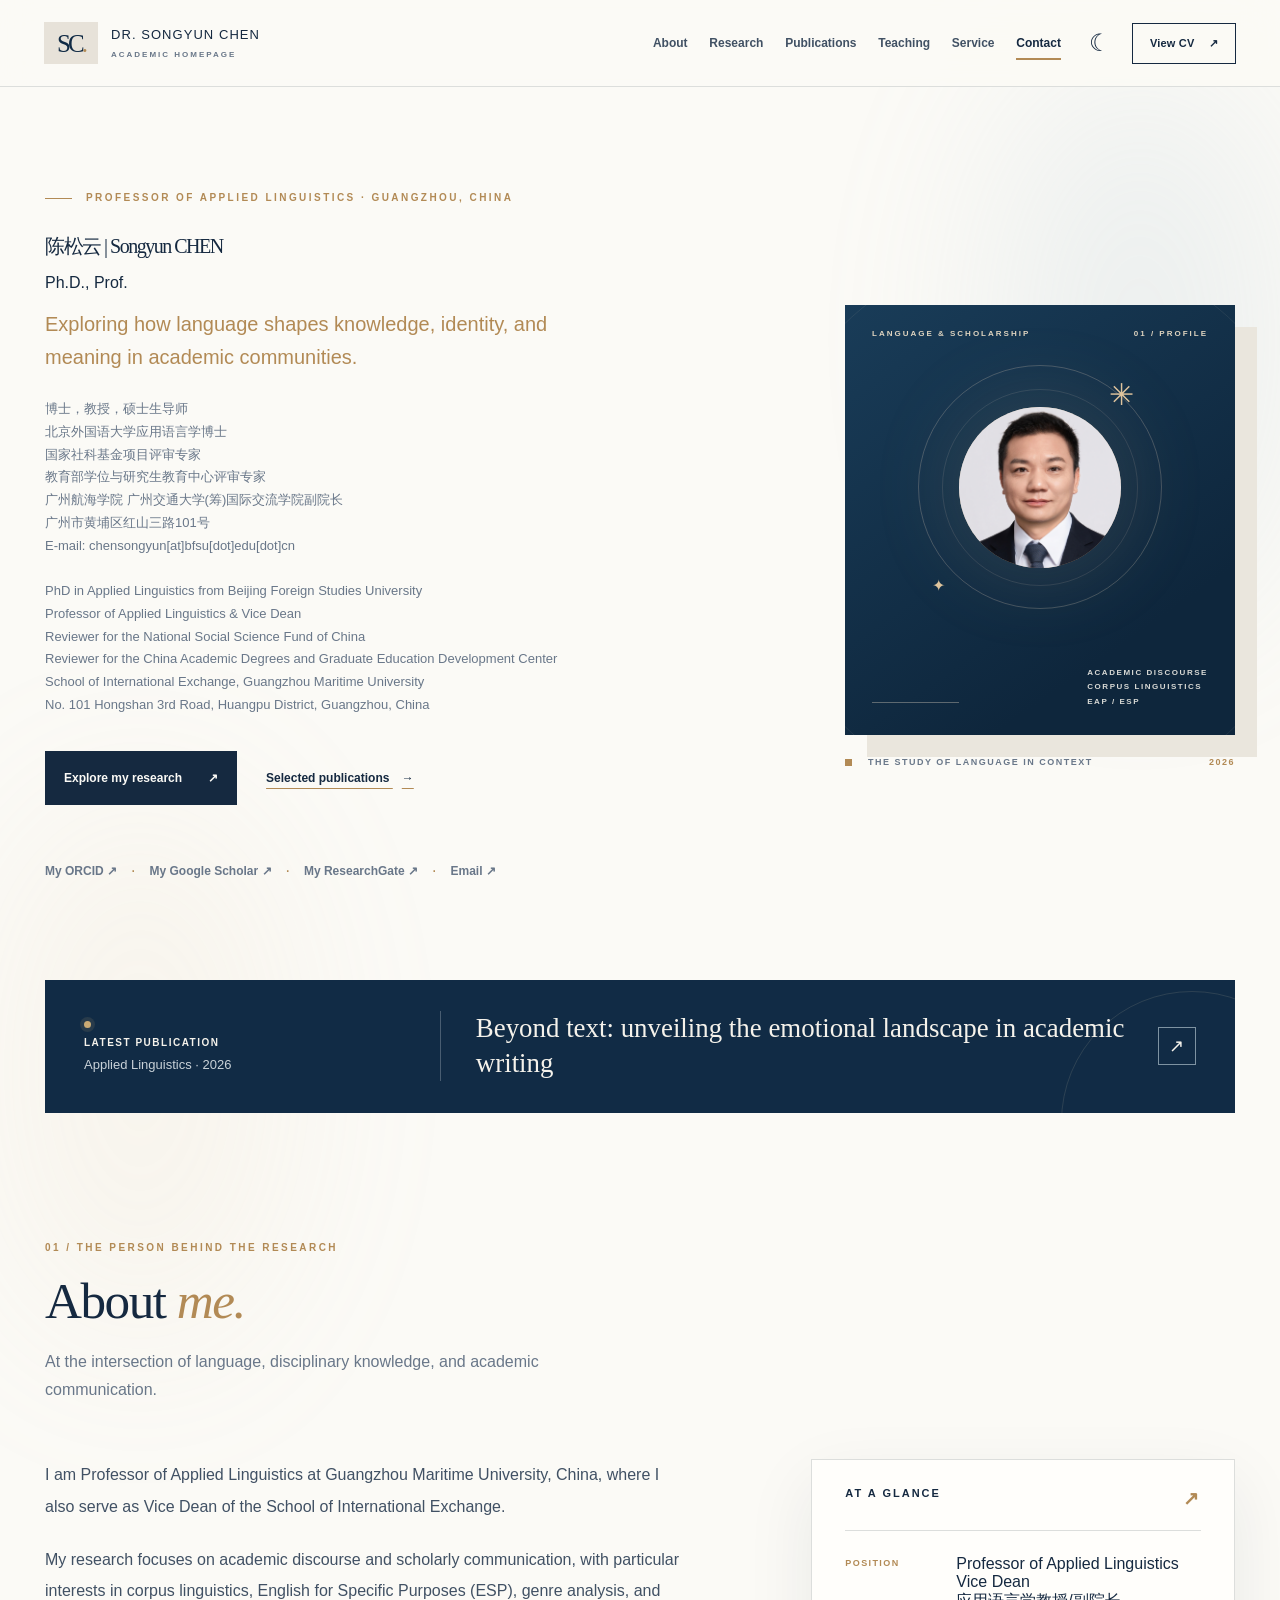
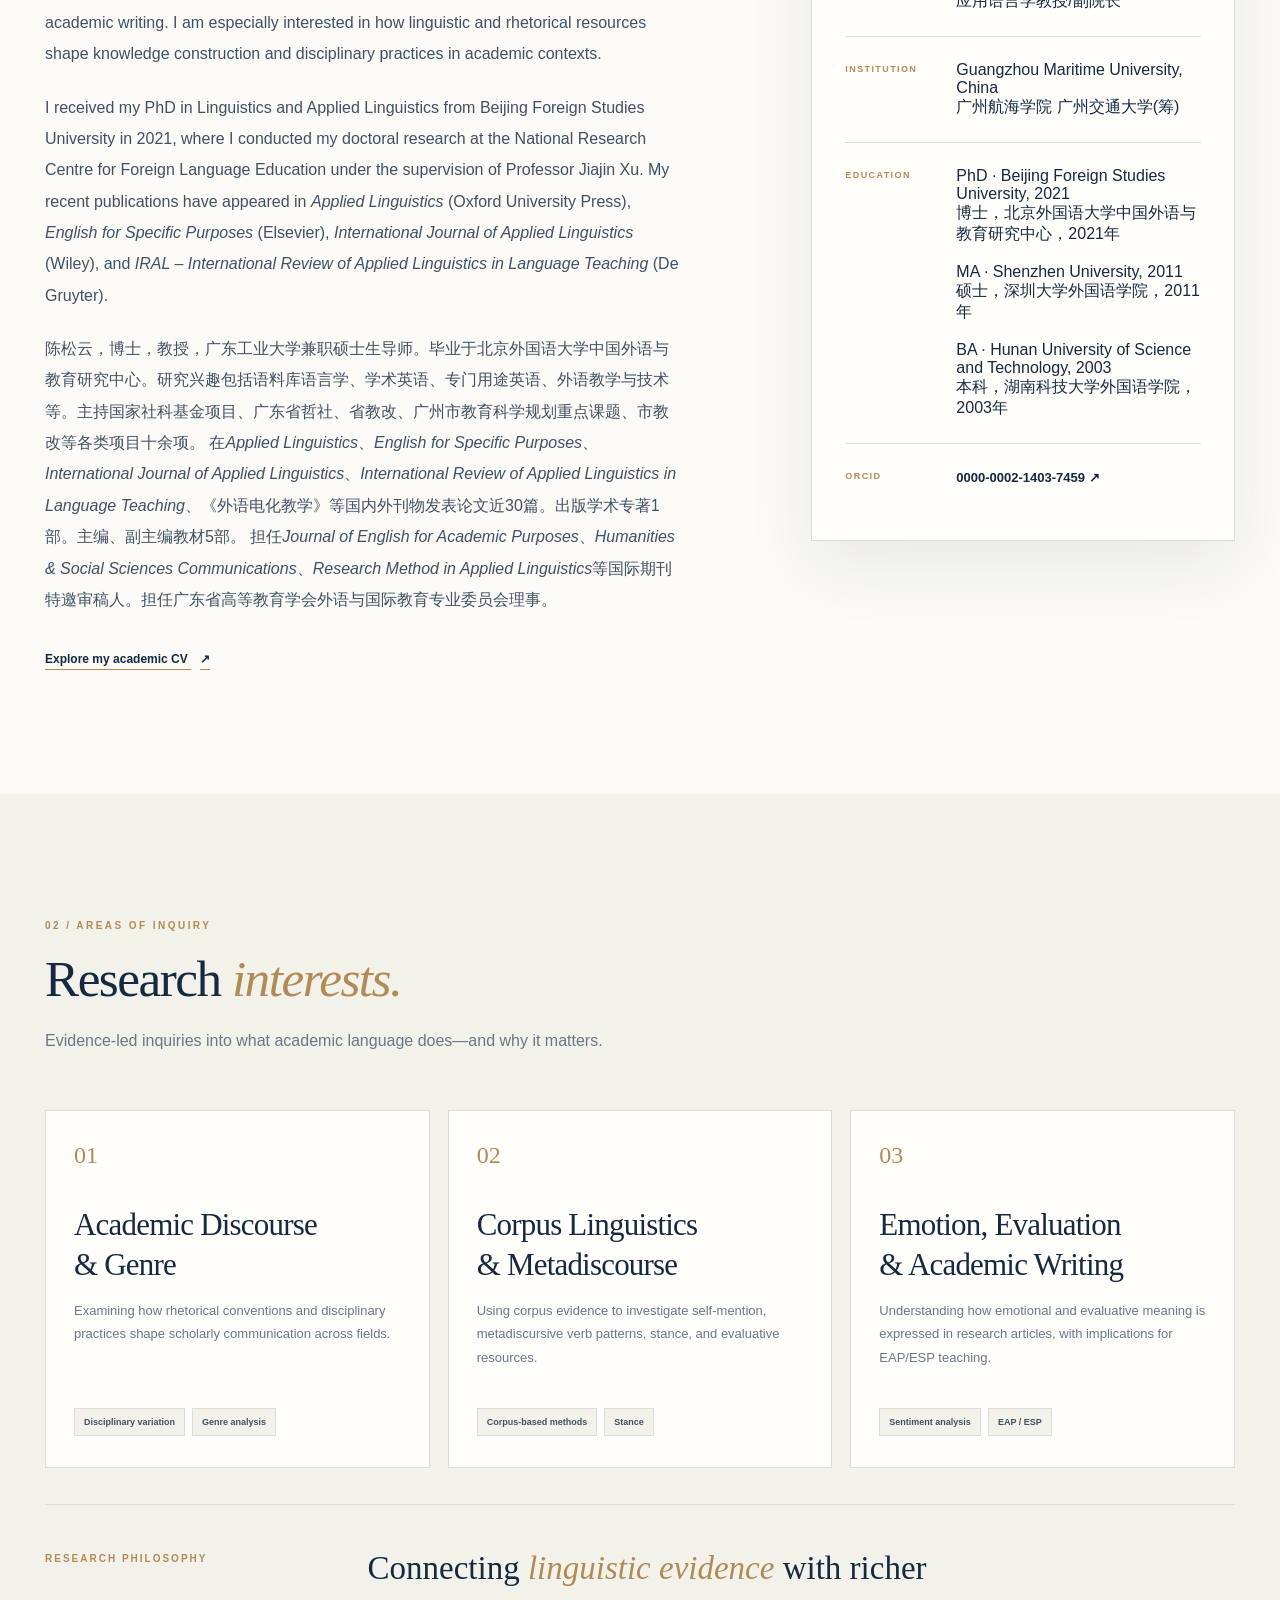
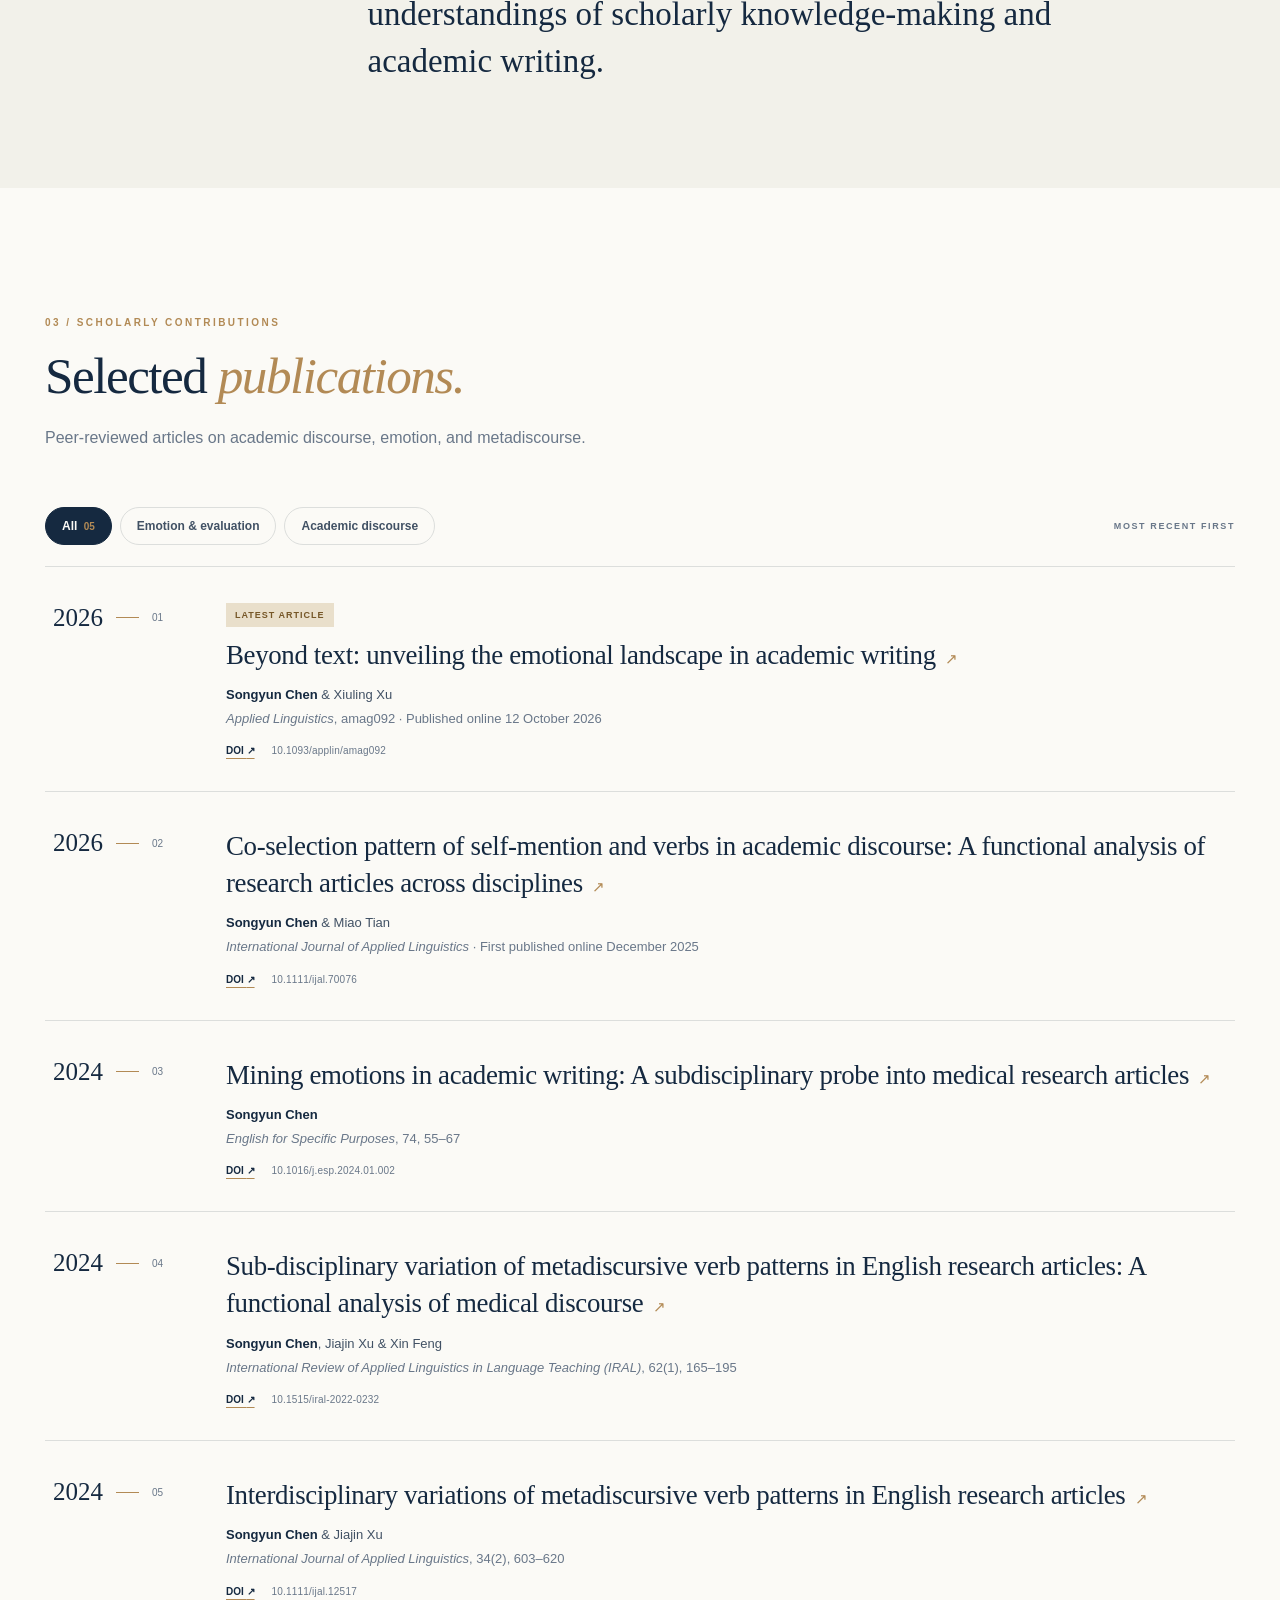
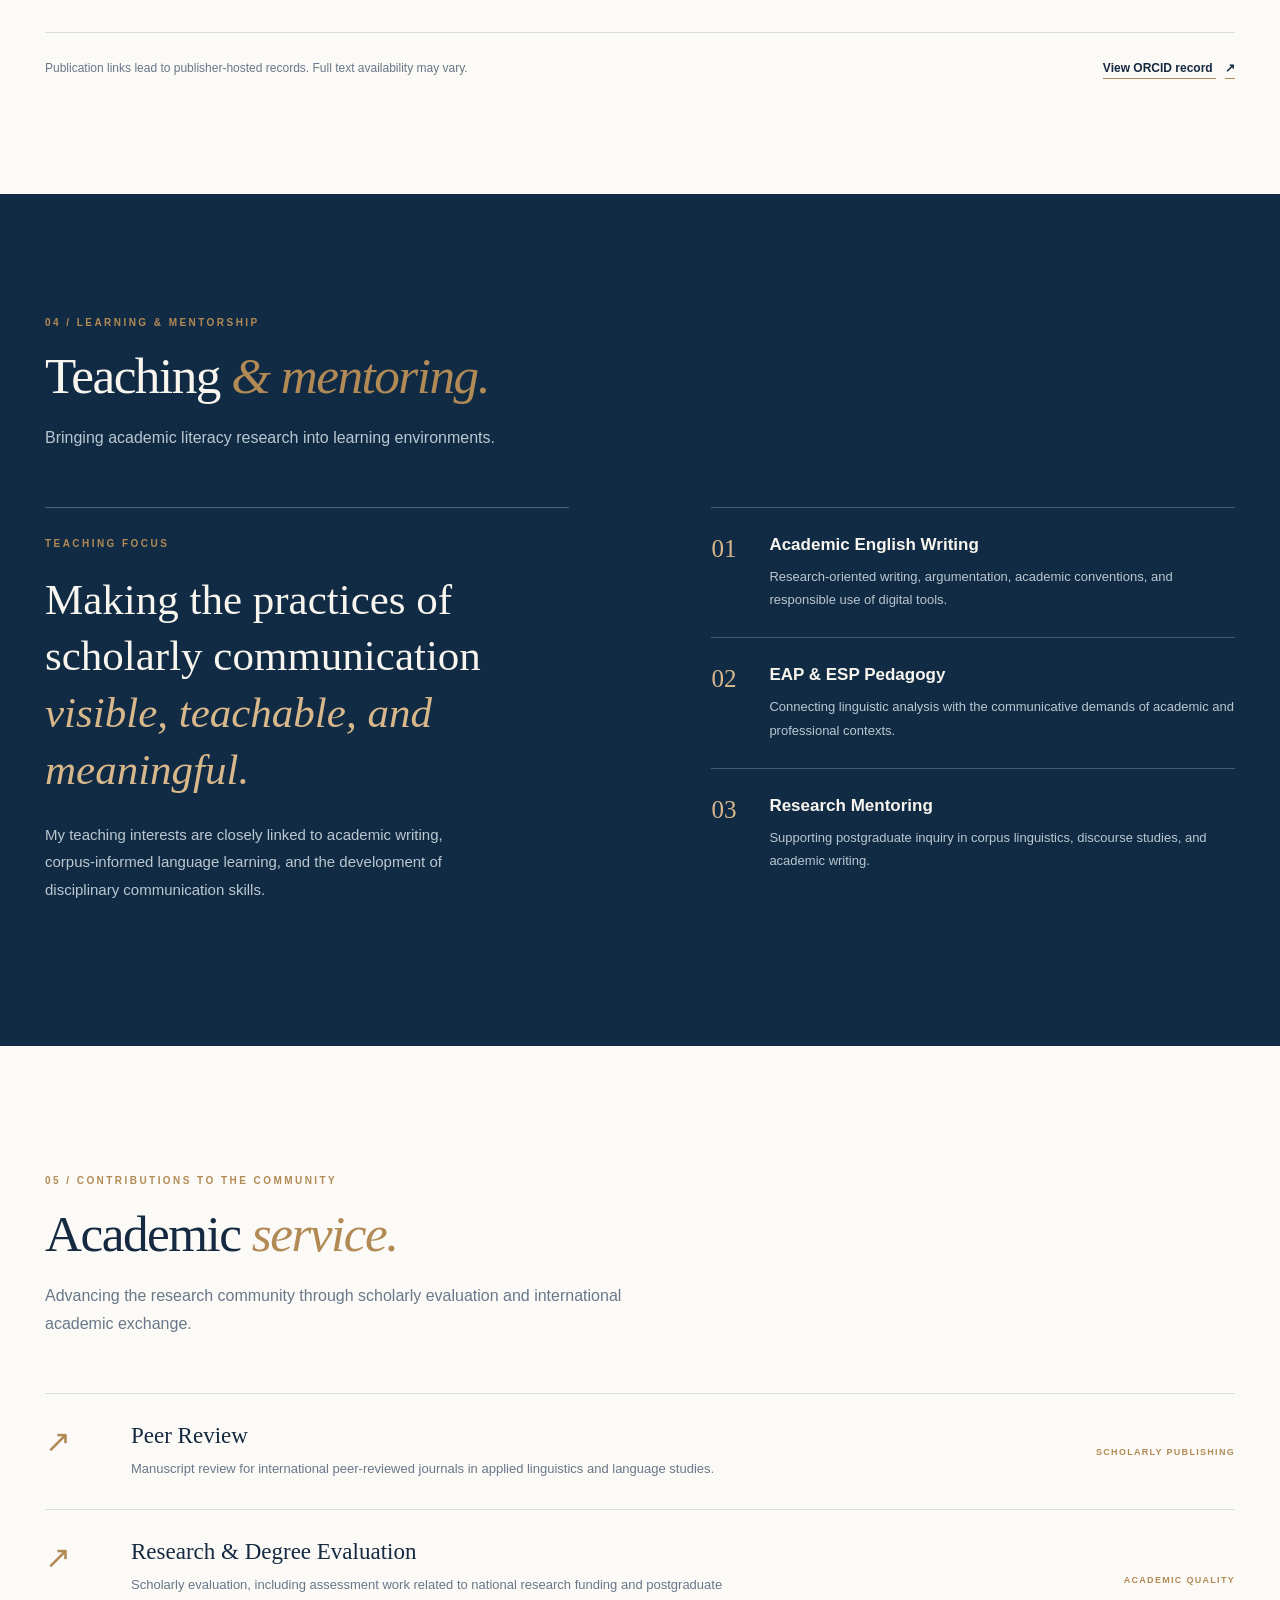
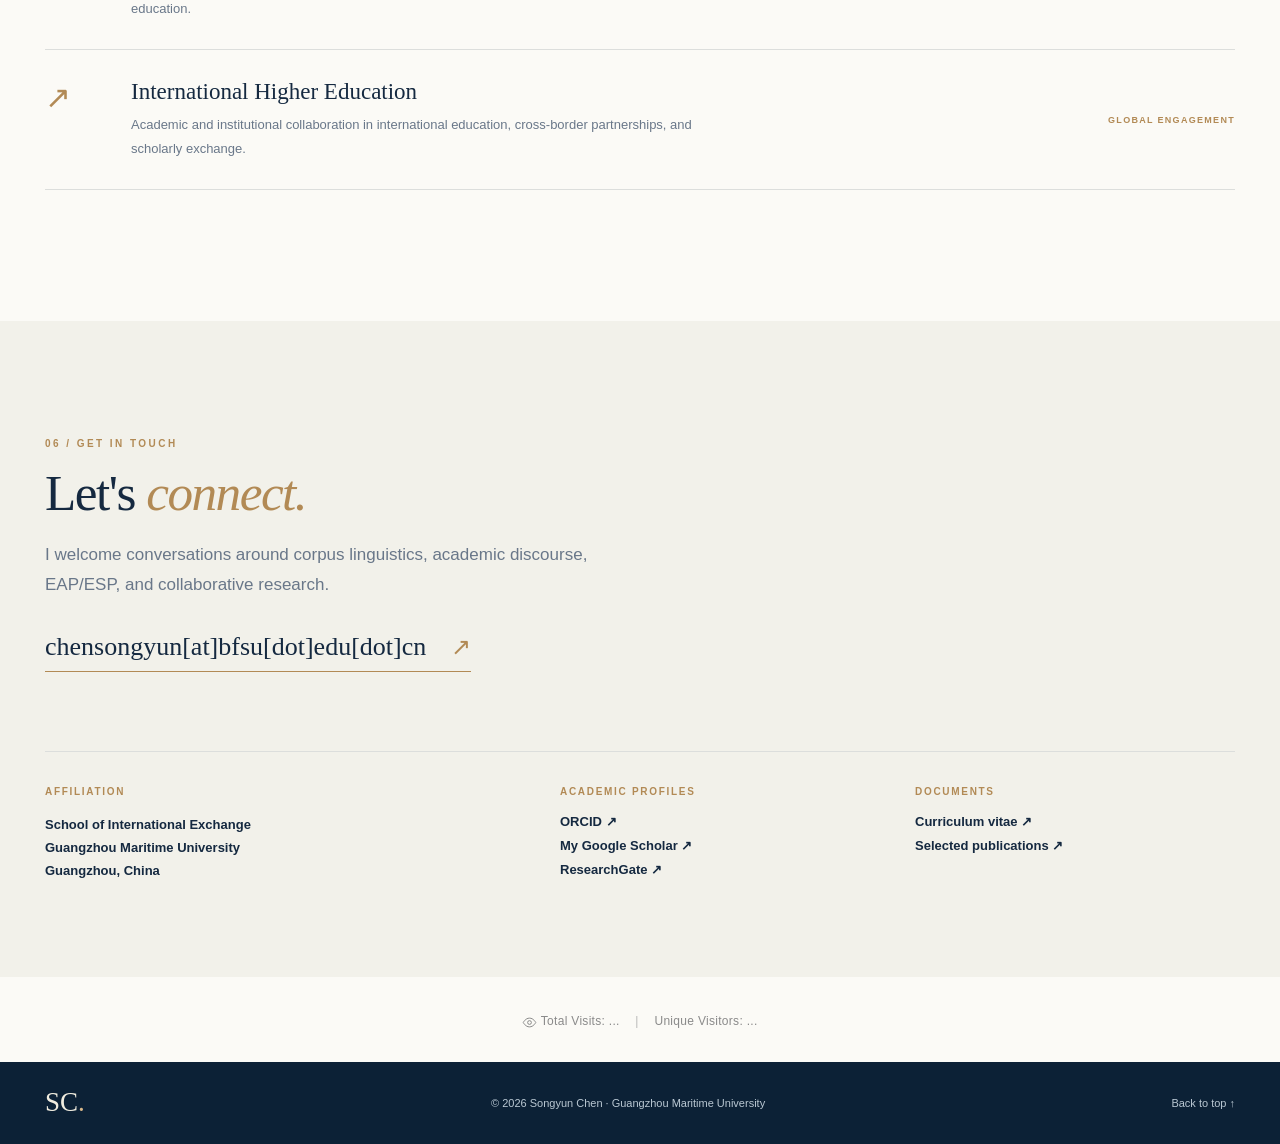
<file: index.html>
<!DOCTYPE html>
<html lang="en">
<head>
  <meta charset="utf-8">
  <meta name="viewport" content="width=device-width, initial-scale=1">
  <meta name="theme-color" content="#10253e">
  <meta name="description" content="Songyun Chen is Professor of Applied Linguistics and Vice Dean of the School of International Exchange at Guangzhou Maritime University. His research focuses on corpus linguistics, academic discourse, EAP and ESP.">
  <meta property="og:type" content="profile">
  <meta property="og:title" content="Songyun Chen | Professor of Applied Linguistics">
  <meta property="og:description" content="Research in applied linguistics, academic discourse, EAP/ESP, and corpus linguistics.">
  <meta property="og:image" content="assets/images/social-card.svg">
  <title>Songyun Chen | 陈松云 | Professor of Applied Linguistics · Guangzhou Maritime University</title>
  <link rel="icon" href="assets/images/favicon.svg" type="image/svg+xml">
  <link rel="stylesheet" href="assets/css/styles.css">
  <script type="application/ld+json">
  {
    "@context": "https://schema.org",
    "@type": "Person",
    "name": "Songyun Chen",
    "alternateName": "陈松云",
    "honorificPrefix": "Professor",
    "jobTitle": "Professor of Applied Linguistics; Vice Dean",
    "affiliation": {"@type":"CollegeOrUniversity", "name":"Guangzhou Maritime University"},
    "alumniOf": {"@type":"CollegeOrUniversity", "name":"Beijing Foreign Studies University"},
    "email": "chensongyun[at]bfsu[dot]edu[dot]cn",
    "sameAs": ["https://orcid.org/0000-0002-1403-7459", "https://www.researchgate.net/profile/Songyun-Chen"],
    "knowsAbout": ["Corpus Linguistics", "English for Academic Purposes", "English for Specific Purposes", "Academic Discourse", "Genre Analysis"]
  }
  </script>
  <script defer src="assets/js/main.js"></script>
</head>
<body>
  <a class="skip-link" href="#main-content">Skip to main content</a>
  <div class="ambient ambient-one" aria-hidden="true"></div>
  <div class="ambient ambient-two" aria-hidden="true"></div>

  <header class="site-header" id="top">
    <div class="header-container">
      <a class="brand" href="#home" aria-label="Songyun Chen — Home">
        <span class="brand-mark" aria-hidden="true">SC<span class="brand-dot">.</span></span>
        <span class="brand-name">DR. SONGYUN CHEN<small>ACADEMIC HOMEPAGE</small></span>
      </a>
      <nav class="site-nav" id="primary-nav" aria-label="Main navigation">
        <a href="#about" data-nav="about">About</a>
        <a href="#research" data-nav="research">Research</a>
        <a href="#publications" data-nav="publications">Publications</a>
        <a href="#teaching" data-nav="teaching">Teaching</a>
        <a href="#service" data-nav="service">Service</a>
        <a href="#contact" data-nav="contact">Contact</a>
      </nav>
      <div class="header-actions">
        <button class="icon-button theme-button" id="theme-toggle" type="button" aria-label="Switch color theme" title="Switch color theme"><span class="theme-symbol" aria-hidden="true">☾</span></button>
        <a class="nav-cv" href="cv.html">View CV <span aria-hidden="true">↗</span></a>
        <button class="icon-button mobile-toggle" type="button" id="mobile-toggle" aria-controls="primary-nav" aria-expanded="false" aria-label="Open menu"><span></span><span></span><span></span></button>
      </div>
    </div>
  </header>

  <main id="main-content">
    <section class="hero section-shell" id="home" aria-labelledby="hero-name">
      <div class="hero-copy reveal">
        <div class="eyebrow"><span class="eyebrow-line"></span> PROFESSOR OF APPLIED LINGUISTICS · GUANGZHOU, CHINA</div>
        <h1 id="hero-name">陈松云 | Songyun CHEN</h1>
        <p class="hero-title">Ph.D., Prof.</p>
        <p class="hero-intro">Exploring how language shapes knowledge, identity, and meaning in academic communities.</p>
        <p class="hero-affiliation">博士，教授，硕士生导师<br>北京外国语大学应用语言学博士<br>国家社科基金项目评审专家<br>教育部学位与研究生教育中心评审专家<br>广州航海学院 广州交通大学(筹)国际交流学院副院长<br>广州市黄埔区红山三路101号<br>E-mail: chensongyun[at]bfsu[dot]edu[dot]cn
          <br>
          <br>PhD in Applied Linguistics from Beijing Foreign Studies University<br>Professor of Applied Linguistics &amp; Vice Dean<br>Reviewer for the National Social Science Fund of China
          <br>Reviewer for the China Academic Degrees and Graduate Education Development Center<br>School of International Exchange, Guangzhou Maritime University<br>No. 101 Hongshan 3rd Road, Huangpu District, Guangzhou, China</p>
        <div class="hero-ctas">
          <a class="button button-dark" href="#research">Explore my research <span aria-hidden="true">↗</span></a>
          <a class="text-link" href="#publications">Selected publications <span aria-hidden="true">→</span></a>
        </div>
        <div class="hero-socials" aria-label="Academic profiles">
          <a href="https://orcid.org/0000-0002-1403-7459" target="_blank" rel="noopener noreferrer" title="ORCID profile">My ORCID <span aria-hidden="true">↗</span></a>
          <span aria-hidden="true">·</span>
          <a href="https://scholar.google.com/citations?user=sMQxxy8AAAAJ&hl=en&oi=ao" target="_blank" rel="noopener noreferrer" title="ResearchGate profile">My Google Scholar <span aria-hidden="true">↗</span></a>
          <span aria-hidden="true">·</span>
          <a href="https://www.researchgate.net/profile/Songyun-Chen" target="_blank" rel="noopener noreferrer" title="ResearchGate profile">My ResearchGate <span aria-hidden="true">↗</span></a>
          <span aria-hidden="true">·</span>
          <a href="mailto:chensongyun@bfsu.edu.cn">Email <span aria-hidden="true">↗</span></a>
        </div>
      </div>
      <div class="hero-visual reveal delay-one">
        <div class="visual-frame">
          <div class="visual-topline"><span>LANGUAGE &amp; SCHOLARSHIP</span><span>01 / PROFILE</span></div>
          <div class="monogram-orbit" aria-label="Stylized SC monogram for Songyun Chen">
            <div class="orbit outer-orbit"></div>
            <div class="orbit inner-orbit"></div>
             <div class="portrait-space">   <img     src="assets/images/profile.jpg"     alt="Portrait of Songyun Chen"   > </div>
            <div class="floating-star star-one">✳</div><div class="floating-star star-two">✦</div>
          </div>
          <div class="visual-caption"><span class="fine-line"></span><span>ACADEMIC DISCOURSE<br>CORPUS LINGUISTICS<br>EAP / ESP</span></div>
        </div>
        <div class="visual-caption-bottom"><span class="square-dot"></span> THE STUDY OF LANGUAGE IN CONTEXT <span>2026</span></div>
      </div>
    </section>

    <section class="featured-band section-shell" aria-label="Latest research publication">
      <div class="featured-left"><span class="pulsing-point" aria-hidden="true"></span><span>LATEST PUBLICATION</span><strong>Applied Linguistics · 2026</strong></div>
      <a class="featured-link" href="https://doi.org/10.1093/applin/amag092" target="_blank" rel="noopener noreferrer"><span>Beyond text: unveiling the emotional landscape in academic writing</span><span class="featured-arrow" aria-hidden="true">↗</span></a>
    </section>

    <section class="section-shell content-section" id="about" aria-labelledby="about-heading">
      <div class="section-heading reveal"><span class="section-index">01 / THE PERSON BEHIND THE RESEARCH</span><h2 id="about-heading">About <em>me.</em></h2><p>At the intersection of language, disciplinary knowledge, and academic communication.</p></div>
      <div class="about-grid">
        <div class="about-essay reveal">
          <p>I am Professor of Applied Linguistics at Guangzhou Maritime University, China, where I also serve as Vice Dean of the School of International Exchange.</p>
          <p>My research focuses on academic discourse and scholarly communication, with particular interests in corpus linguistics, English for Specific Purposes (ESP), genre analysis, and academic writing. I am especially interested in how linguistic and rhetorical resources shape knowledge construction and disciplinary practices in academic contexts.</p>
          <p>I received my PhD in Linguistics and Applied Linguistics from Beijing Foreign Studies University in 2021, where I conducted my doctoral research at the National Research Centre for Foreign Language Education under the supervision of Professor Jiajin Xu. 
            My recent publications have appeared in <em>Applied Linguistics</em> (Oxford University Press), <em>English for Specific Purposes</em> (Elsevier), <em>International Journal of Applied Linguistics</em> (Wiley), and <em>IRAL – International Review of Applied Linguistics in Language Teaching</em> (De Gruyter).</p>
          <p>陈松云，博士，教授，广东工业大学兼职硕士生导师。毕业于北京外国语大学中国外语与教育研究中心。研究兴趣包括语料库语言学、学术英语、专门用途英语、外语教学与技术等。主持国家社科基金项目、广东省哲社、省教改、广州市教育科学规划重点课题、市教改等各类项目十余项。
            在<em>Applied Linguistics</em>、<em>English for Specific Purposes</em>、<em>International Journal of Applied Linguistics</em>、<em>International Review of Applied Linguistics in Language Teaching</em>、《外语电化教学》等国内外刊物发表论文近30篇。出版学术专著1部。主编、副主编教材5部。
            担任<em>Journal of English for Academic Purposes</em>、<em>Humanities & Social Sciences Communications</em>、<em>Research Method in Applied Linguistics</em>等国际期刊特邀审稿人。担任广东省高等教育学会外语与国际教育专业委员会理事。</p>
          <a class="text-link strong-link" href="cv.html">Explore my academic CV <span aria-hidden="true">↗</span></a>
        </div>
        <aside class="profile-facts reveal delay-one" aria-label="Academic profile at a glance">
          <div class="fact-title">AT A GLANCE <span>↗</span></div>
          <div class="fact"><span>POSITION</span>Professor of Applied Linguistics<br>Vice Dean<br>应用语言学教授/副院长</div>
          <div class="fact"><span>INSTITUTION</span>Guangzhou Maritime University, China<br>广州航海学院 广州交通大学(筹)</div>
          <div class="fact"><span>EDUCATION</span>
              PhD · Beijing Foreign Studies University, 2021
              <br>博士，北京外国语大学中国外语与教育研究中心，2021年
            <br><br>
              MA · Shenzhen University, 2011
              <br>硕士，深圳大学外国语学院，2011年
            <br><br>
              BA · Hunan University of Science and Technology, 2003
              <br>本科，湖南科技大学外国语学院，2003年
          </div>
          <div class="fact"><span>ORCID</span><strong><a href="https://orcid.org/0000-0002-1403-7459" target="_blank" rel="noopener noreferrer">0000-0002-1403-7459 ↗</a></strong></div>
        </aside>
      </div>
    </section>

    <section class="research-section" id="research" aria-labelledby="research-heading">
      <div class="section-shell">
        <div class="section-heading reveal"><span class="section-index">02 / AREAS OF INQUIRY</span><h2 id="research-heading">Research <em>interests.</em></h2><p>Evidence-led inquiries into what academic language does—and why it matters.</p></div>
        <div class="research-grid">
          <article class="research-card reveal"><div class="research-top"><span class="card-number">01</span><span class="research-symbol" aria-hidden="true"></span></div><h3>Academic Discourse<br>&amp; Genre</h3><p>Examining how rhetorical conventions and disciplinary practices shape scholarly communication across fields.</p><div class="tag-row"><span>Disciplinary variation</span><span>Genre analysis</span></div></article>
          <article class="research-card reveal delay-one"><div class="research-top"><span class="card-number">02</span><span class="research-symbol" aria-hidden="true"></span></div><h3>Corpus Linguistics<br>&amp; Metadiscourse</h3><p>Using corpus evidence to investigate self-mention, metadiscursive verb patterns, stance, and evaluative resources.</p><div class="tag-row"><span>Corpus-based methods</span><span>Stance</span></div></article>
          <article class="research-card reveal delay-two"><div class="research-top"><span class="card-number">03</span><span class="research-symbol" aria-hidden="true"></span></div><h3>Emotion, Evaluation<br>&amp; Academic Writing</h3><p>Understanding how emotional and evaluative meaning is expressed in research articles, with implications for EAP/ESP teaching.</p><div class="tag-row"><span>Sentiment analysis</span><span>EAP / ESP</span></div></article>
        </div>
        <div class="research-statement reveal"><span>RESEARCH PHILOSOPHY</span><p>Connecting <em>linguistic evidence</em> with richer understandings of scholarly knowledge-making and academic writing.</p></div>
      </div>
    </section>

    <section class="section-shell content-section publications-section" id="publications" aria-labelledby="publications-heading">
      <div class="section-heading reveal"><span class="section-index">03 / SCHOLARLY CONTRIBUTIONS</span><h2 id="publications-heading">Selected <em>publications.</em></h2><p>Peer-reviewed articles on academic discourse, emotion, and metadiscourse.</p></div>
      <div class="pub-toolbar reveal"><div class="pub-filter" role="group" aria-label="Filter publications"><button type="button" class="filter-chip active" data-filter="all" aria-pressed="true">All <span>05</span></button><button type="button" class="filter-chip" data-filter="emotion" aria-pressed="false">Emotion &amp; evaluation</button><button type="button" class="filter-chip" data-filter="discourse" aria-pressed="false">Academic discourse</button></div><span class="pub-note">MOST RECENT FIRST</span></div>
      <div class="publication-list">
        <article class="publication reveal" data-category="emotion"><div class="pub-year">2026<span class="pub-divider"></span><span class="pub-number">01</span></div><div class="pub-content"><span class="pub-status">LATEST ARTICLE</span><h3><a href="https://doi.org/10.1093/applin/amag092" target="_blank" rel="noopener noreferrer">Beyond text: unveiling the emotional landscape in academic writing <span aria-hidden="true">↗</span></a></h3><p class="pub-authors"><strong>Songyun Chen</strong> &amp; Xiuling Xu</p><p class="pub-venue"><em>Applied Linguistics</em>, amag092 · Published online 12 October 2026</p><div class="pub-links"><a href="https://doi.org/10.1093/applin/amag092" target="_blank" rel="noopener noreferrer">DOI <span aria-hidden="true">↗</span></a><span>10.1093/applin/amag092</span></div></div></article>
        <article class="publication reveal" data-category="discourse"><div class="pub-year">2026<span class="pub-divider"></span><span class="pub-number">02</span></div><div class="pub-content"><h3><a href="https://doi.org/10.1111/ijal.70076" target="_blank" rel="noopener noreferrer">Co-selection pattern of self-mention and verbs in academic discourse: A functional analysis of research articles across disciplines <span aria-hidden="true">↗</span></a></h3><p class="pub-authors"><strong>Songyun Chen</strong> &amp; Miao Tian</p><p class="pub-venue"><em>International Journal of Applied Linguistics</em> · First published online December 2025</p><div class="pub-links"><a href="https://doi.org/10.1111/ijal.70076" target="_blank" rel="noopener noreferrer">DOI <span aria-hidden="true">↗</span></a><span>10.1111/ijal.70076</span></div></div></article>
        <article class="publication reveal" data-category="emotion"><div class="pub-year">2024<span class="pub-divider"></span><span class="pub-number">03</span></div><div class="pub-content"><h3><a href="https://doi.org/10.1016/j.esp.2024.01.002" target="_blank" rel="noopener noreferrer">Mining emotions in academic writing: A subdisciplinary probe into medical research articles <span aria-hidden="true">↗</span></a></h3><p class="pub-authors"><strong>Songyun Chen</strong></p><p class="pub-venue"><em>English for Specific Purposes</em>, 74, 55–67</p><div class="pub-links"><a href="https://doi.org/10.1016/j.esp.2024.01.002" target="_blank" rel="noopener noreferrer">DOI <span aria-hidden="true">↗</span></a><span>10.1016/j.esp.2024.01.002</span></div></div></article>
        <article class="publication reveal" data-category="discourse"><div class="pub-year">2024<span class="pub-divider"></span><span class="pub-number">04</span></div><div class="pub-content"><h3><a href="https://doi.org/10.1515/iral-2022-0232" target="_blank" rel="noopener noreferrer">Sub-disciplinary variation of metadiscursive verb patterns in English research articles: A functional analysis of medical discourse <span aria-hidden="true">↗</span></a></h3><p class="pub-authors"><strong>Songyun Chen</strong>, Jiajin Xu &amp; Xin Feng</p><p class="pub-venue"><em>International Review of Applied Linguistics in Language Teaching (IRAL)</em>, 62(1), 165–195</p><div class="pub-links"><a href="https://doi.org/10.1515/iral-2022-0232" target="_blank" rel="noopener noreferrer">DOI <span aria-hidden="true">↗</span></a><span>10.1515/iral-2022-0232</span></div></div></article>
        <article class="publication reveal" data-category="discourse"><div class="pub-year">2024<span class="pub-divider"></span><span class="pub-number">05</span></div><div class="pub-content"><h3><a href="https://doi.org/10.1111/ijal.12517" target="_blank" rel="noopener noreferrer">Interdisciplinary variations of metadiscursive verb patterns in English research articles <span aria-hidden="true">↗</span></a></h3><p class="pub-authors"><strong>Songyun Chen</strong> &amp; Jiajin Xu</p><p class="pub-venue"><em>International Journal of Applied Linguistics</em>, 34(2), 603–620</p><div class="pub-links"><a href="https://doi.org/10.1111/ijal.12517" target="_blank" rel="noopener noreferrer">DOI <span aria-hidden="true">↗</span></a><span>10.1111/ijal.12517</span></div></div></article>
      </div>
      <div class="publications-footer reveal"><span>Publication links lead to publisher-hosted records. Full text availability may vary.</span><a class="text-link" href="https://orcid.org/0000-0002-1403-7459" target="_blank" rel="noopener noreferrer">View ORCID record <span aria-hidden="true">↗</span></a></div>
    </section>

    <section class="teaching-section" id="teaching" aria-labelledby="teaching-heading"><div class="section-shell teaching-inner"><div class="section-heading reveal"><span class="section-index">04 / LEARNING &amp; MENTORSHIP</span><h2 id="teaching-heading">Teaching <em>&amp; mentoring.</em></h2><p>Bringing academic literacy research into learning environments.</p></div><div class="teaching-grid"><div class="teaching-lead reveal"><span class="kicker">TEACHING FOCUS</span><h3>Making the practices of scholarly communication <em>visible, teachable, and meaningful.</em></h3><p>My teaching interests are closely linked to academic writing, corpus-informed language learning, and the development of disciplinary communication skills.</p></div><div class="teaching-items reveal delay-one"><div class="teaching-item"><span>01</span><div><h4>Academic English Writing</h4><p>Research-oriented writing, argumentation, academic conventions, and responsible use of digital tools.</p></div></div><div class="teaching-item"><span>02</span><div><h4>EAP &amp; ESP Pedagogy</h4><p>Connecting linguistic analysis with the communicative demands of academic and professional contexts.</p></div></div><div class="teaching-item"><span>03</span><div><h4>Research Mentoring</h4><p>Supporting postgraduate inquiry in corpus linguistics, discourse studies, and academic writing.</p></div></div></div></div></div></section>

    <section class="section-shell content-section service-section" id="service" aria-labelledby="service-heading"><div class="section-heading reveal"><span class="section-index">05 / CONTRIBUTIONS TO THE COMMUNITY</span><h2 id="service-heading">Academic <em>service.</em></h2><p>Advancing the research community through scholarly evaluation and international academic exchange.</p></div><div class="service-list reveal"><div class="service-row"><span class="service-icon">↗</span><div><h3>Peer Review</h3><p>Manuscript review for international peer-reviewed journals in applied linguistics and language studies.</p></div><span class="service-label">SCHOLARLY PUBLISHING</span></div><div class="service-row"><span class="service-icon">↗</span><div><h3>Research &amp; Degree Evaluation</h3><p>Scholarly evaluation, including assessment work related to national research funding and postgraduate education.</p></div><span class="service-label">ACADEMIC QUALITY</span></div><div class="service-row"><span class="service-icon">↗</span><div><h3>International Higher Education</h3><p>Academic and institutional collaboration in international education, cross-border partnerships, and scholarly exchange.</p></div><span class="service-label">GLOBAL ENGAGEMENT</span></div></div></section>

        <section class="contact-section" id="contact" aria-labelledby="contact-heading"><div class="section-shell contact-inner reveal"><span class="section-index">06 / GET IN TOUCH</span><h2 id="contact-heading">Let's <em>connect.</em></h2><p>I welcome conversations around corpus linguistics, academic discourse, EAP/ESP, and collaborative research.</p><a class="contact-email" href="mailto:chensongyun@bfsu.edu.cn">chensongyun[at]bfsu[dot]edu[dot]cn <span aria-hidden="true">↗</span></a><div class="contact-divider"></div><div class="contact-bottom"><div><span class="contact-label">AFFILIATION</span><strong>School of International Exchange<br>Guangzhou Maritime University<br>Guangzhou, China</strong></div><div><span class="contact-label">ACADEMIC PROFILES</span><a href="https://orcid.org/0000-0002-1403-7459" target="_blank" rel="noopener noreferrer">ORCID ↗</a><a href="https://scholar.google.com/citations?user=sMQxxy8AAAAJ&hl=en&oi=ao" target="_blank" rel="noopener noreferrer">My Google Scholar ↗</a><a href="https://www.researchgate.net/profile/Songyun-Chen" target="_blank" rel="noopener noreferrer">ResearchGate ↗</a></div><div><span class="contact-label">DOCUMENTS</span><a href="cv.html">Curriculum vitae ↗</a><a href="#publications">Selected publications ↗</a></div></div></div></section>
  <!-- Website Visitor Statistics -->
<div class="visitor-stats">
  <span>
    <svg width="15" height="15"
         viewBox="0 0 24 24"
         fill="none" stroke="currentColor"
         stroke-width="1.6"
         style="vertical-align:middle;">
      <path d="M2 12s3.5-7 10-7 10 7 10 7-3.5 7-10 7S2 12 2 12Z"/>
      <circle cx="12" cy="12" r="3"/>
    </svg>
    Total Visits:
    <span id="busuanzi_site_pv">...</span>
  </span>
<span class="visitor-divider">|</span>

  <span>
    Unique Visitors:
    <span id="busuanzi_site_uv">...</span>
  </span>
  
</div>

<script
  src="https://cdn.busuanzi.cc/busuanzi/3.6.9/busuanzi.min.js"
  defer>
</script>
  </main>
  <footer class="site-footer"><div class="section-shell footer-inner"><a class="footer-brand" href="#top">SC<span>.</span></a><p>© <span id="year">2026</span> Songyun Chen · Guangzhou Maritime University</p><a href="#top" class="back-to-top">Back to top ↑</a></div></footer>
</body>
</html>
</file>
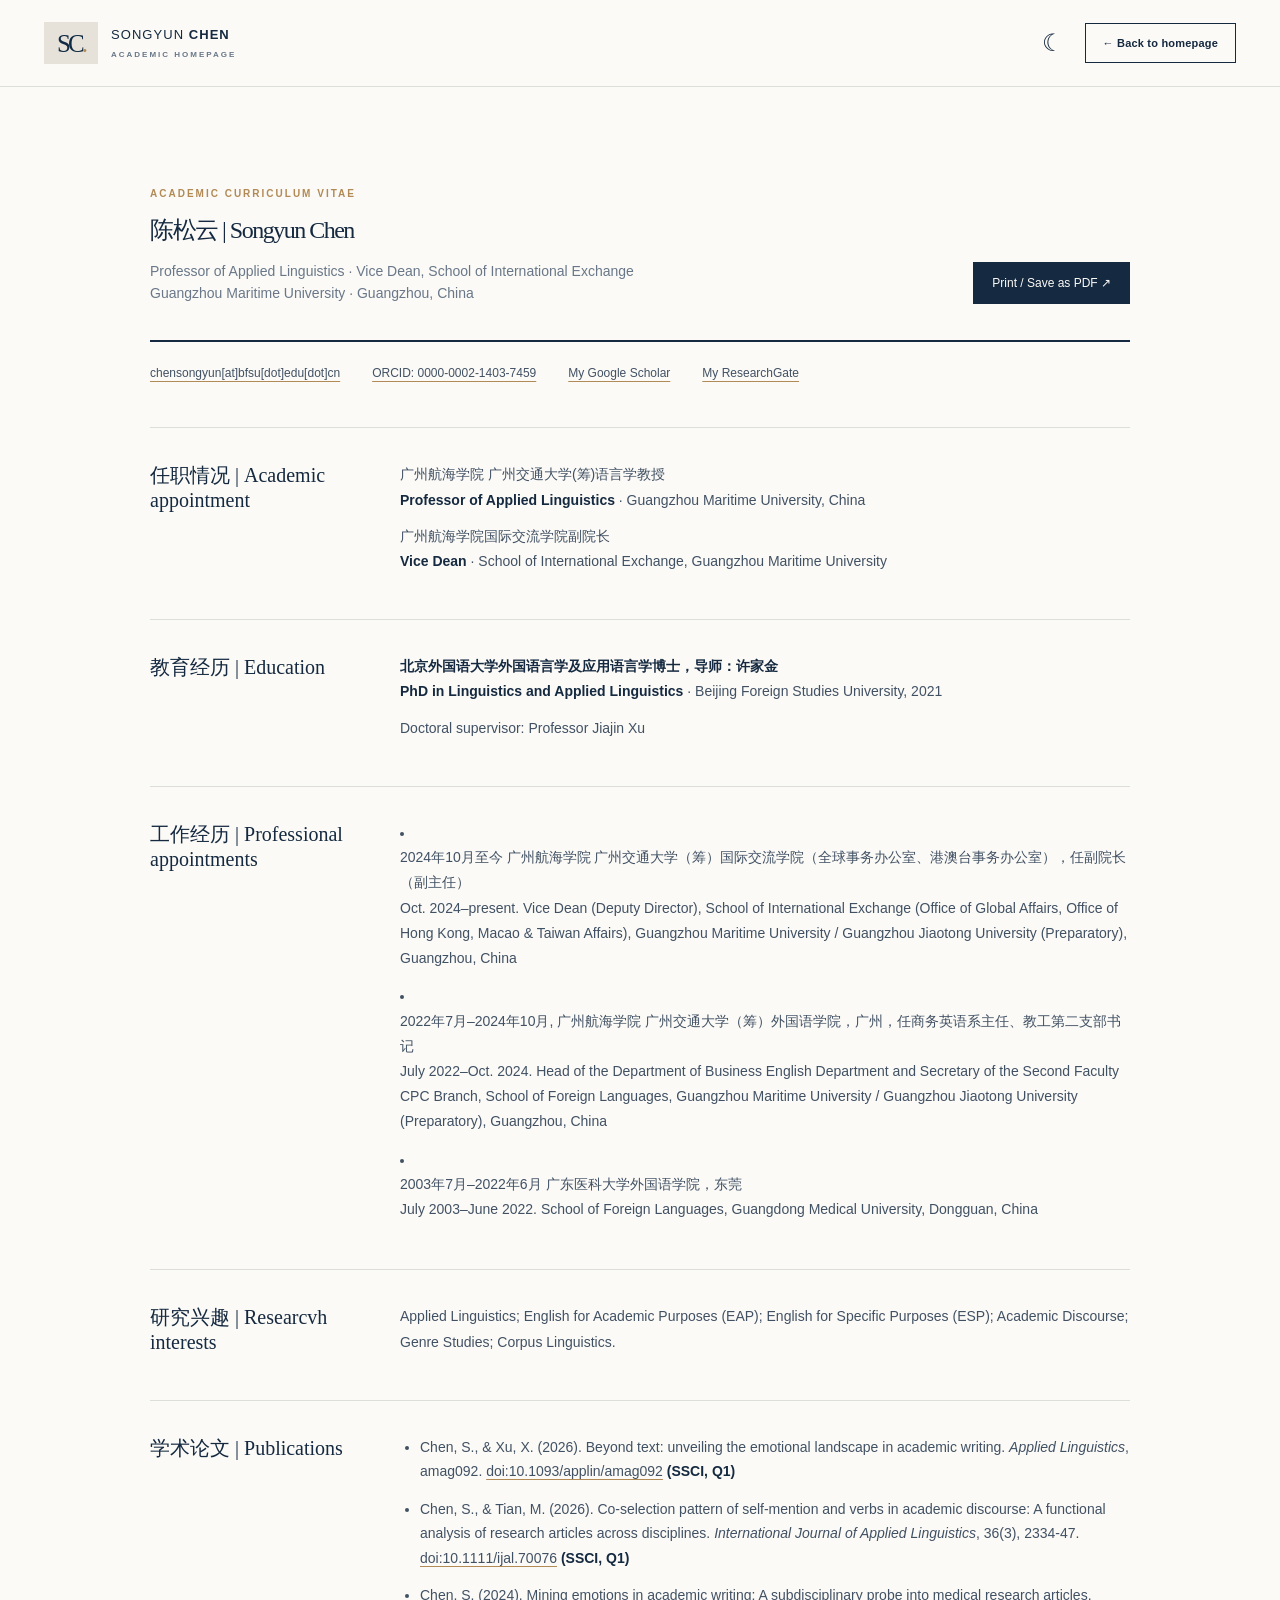
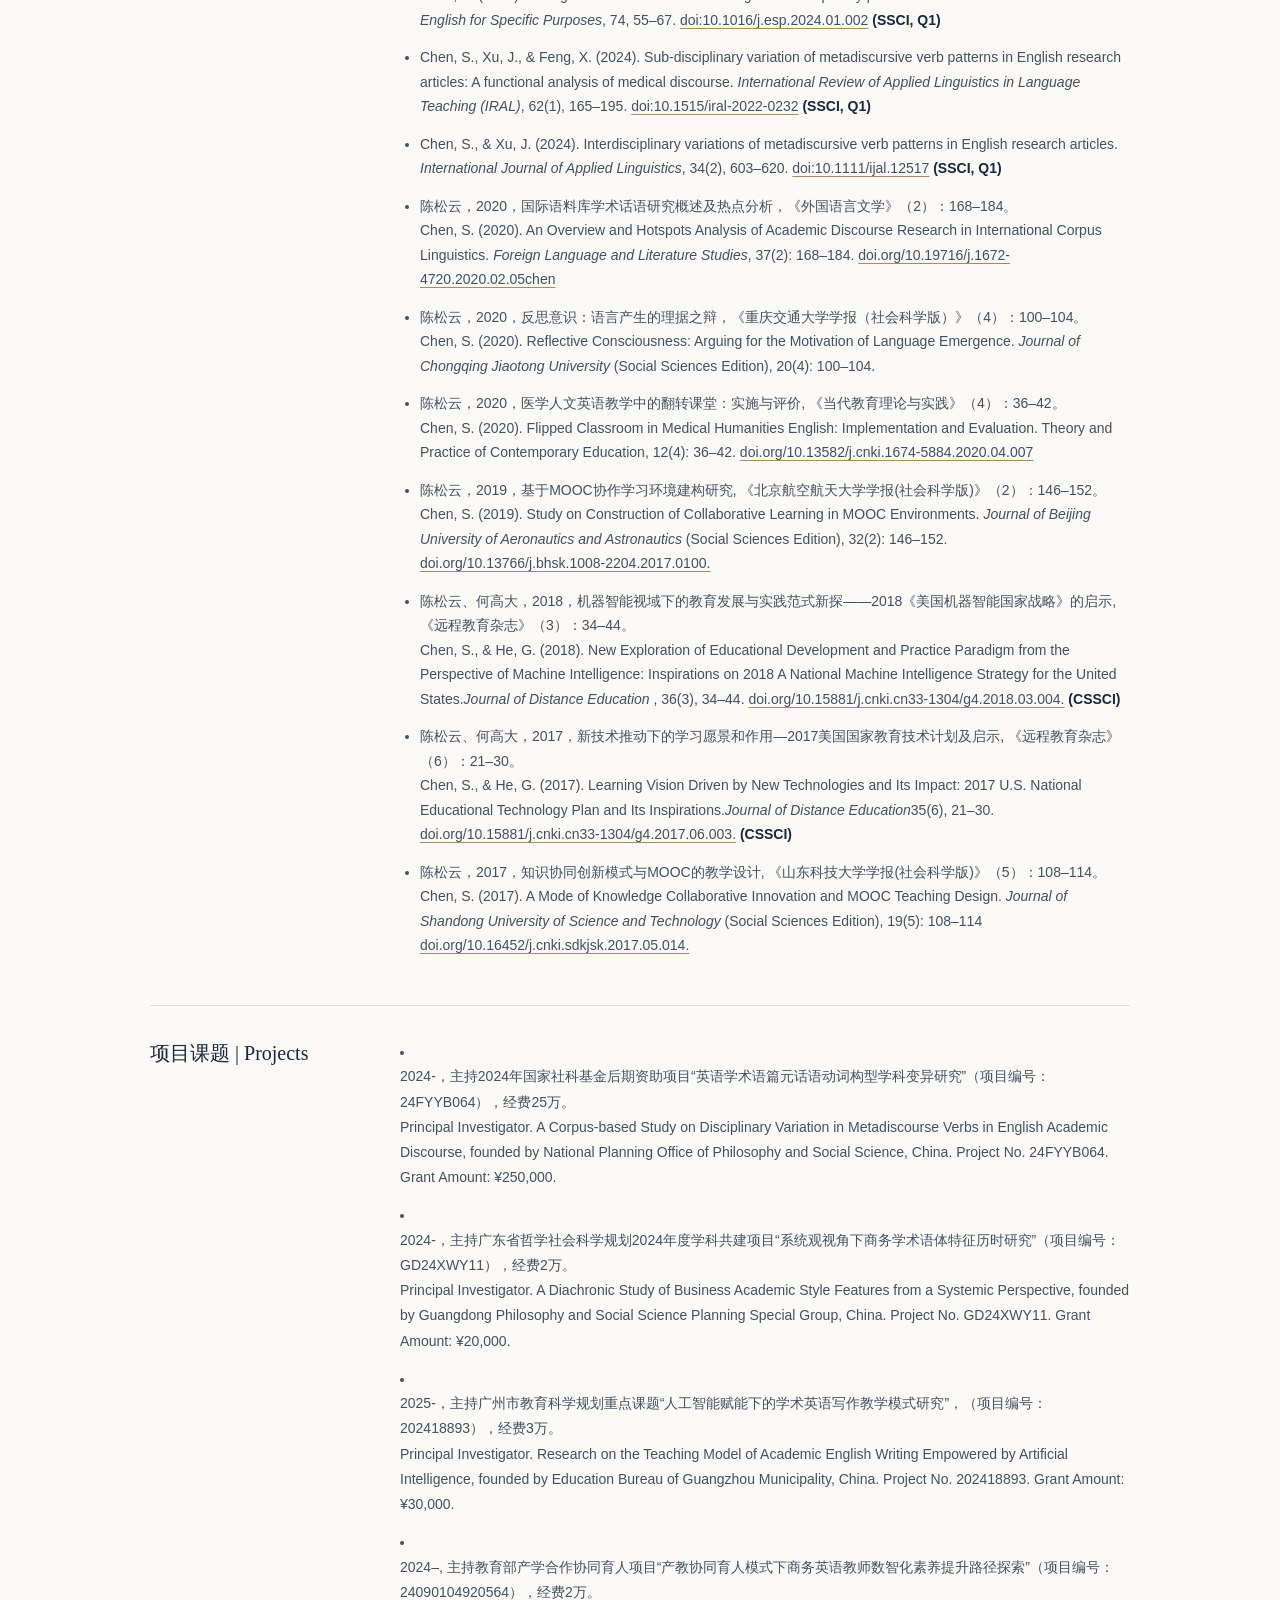
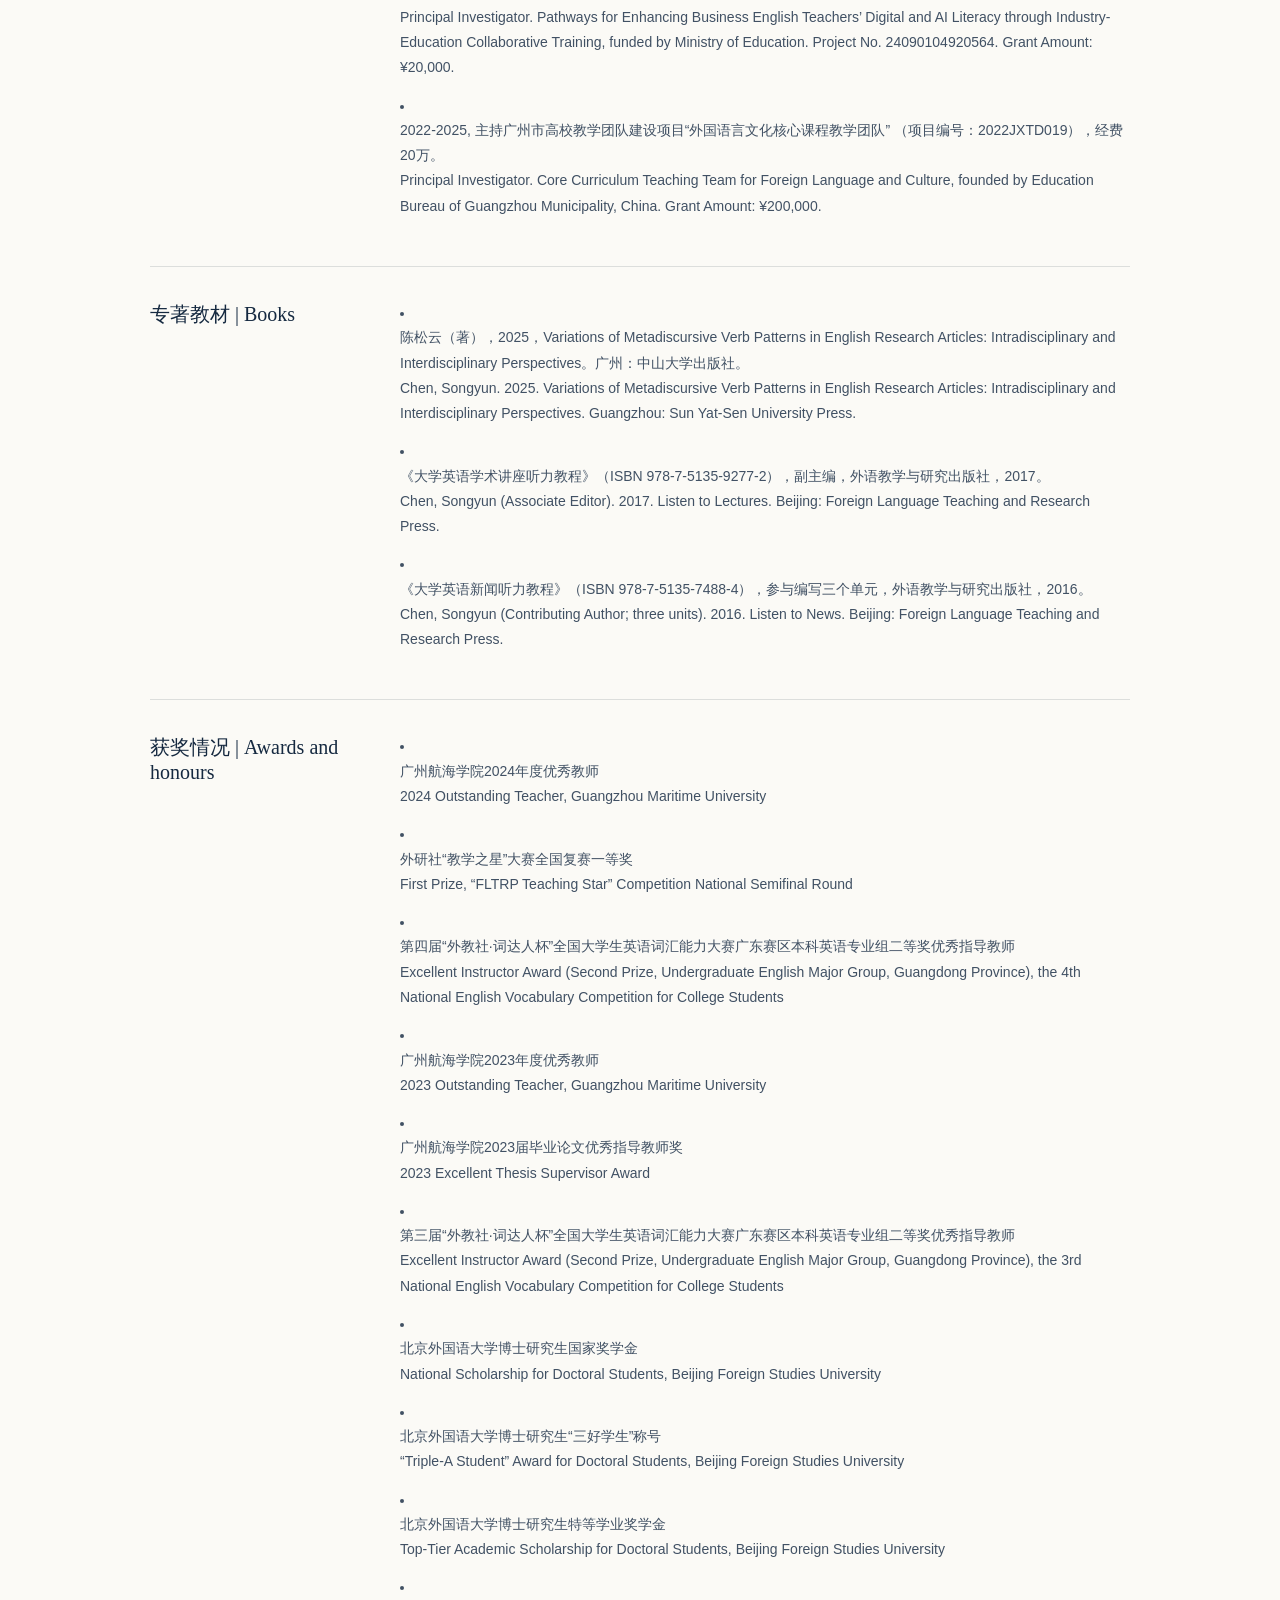
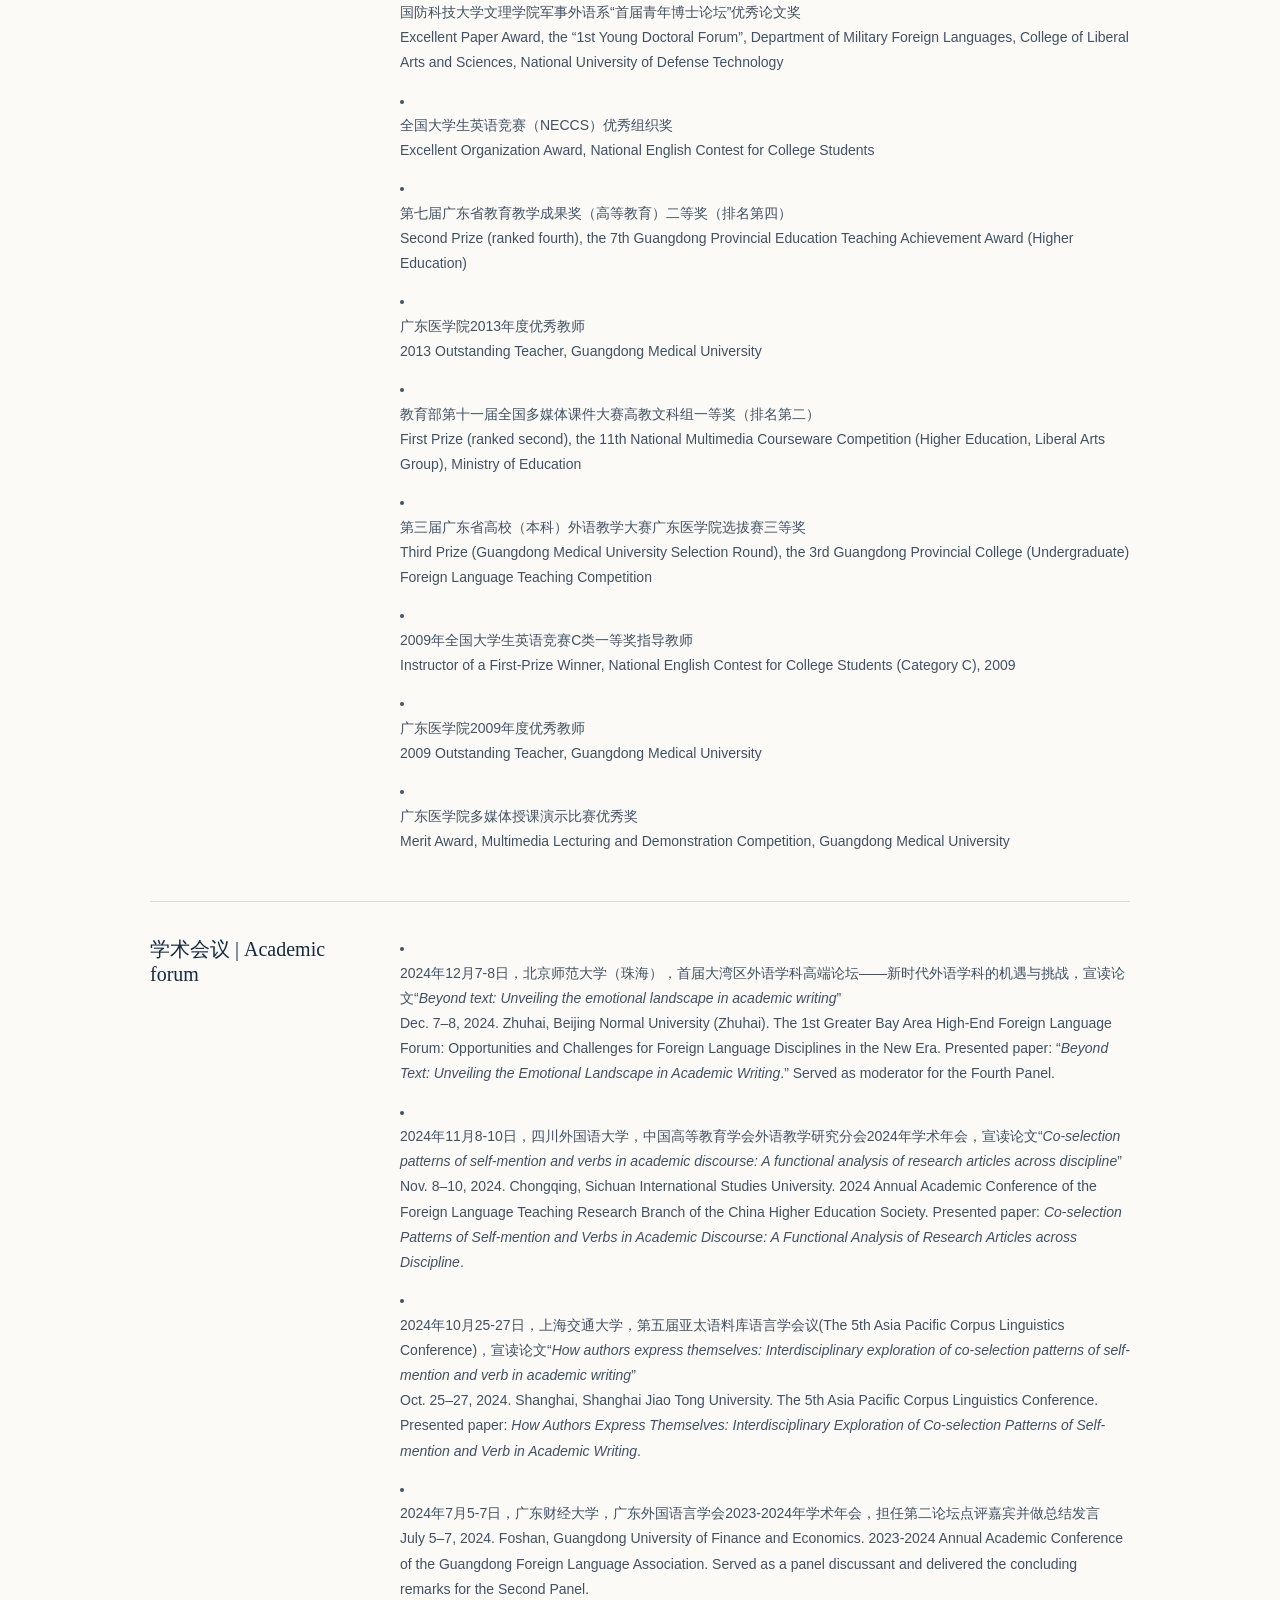
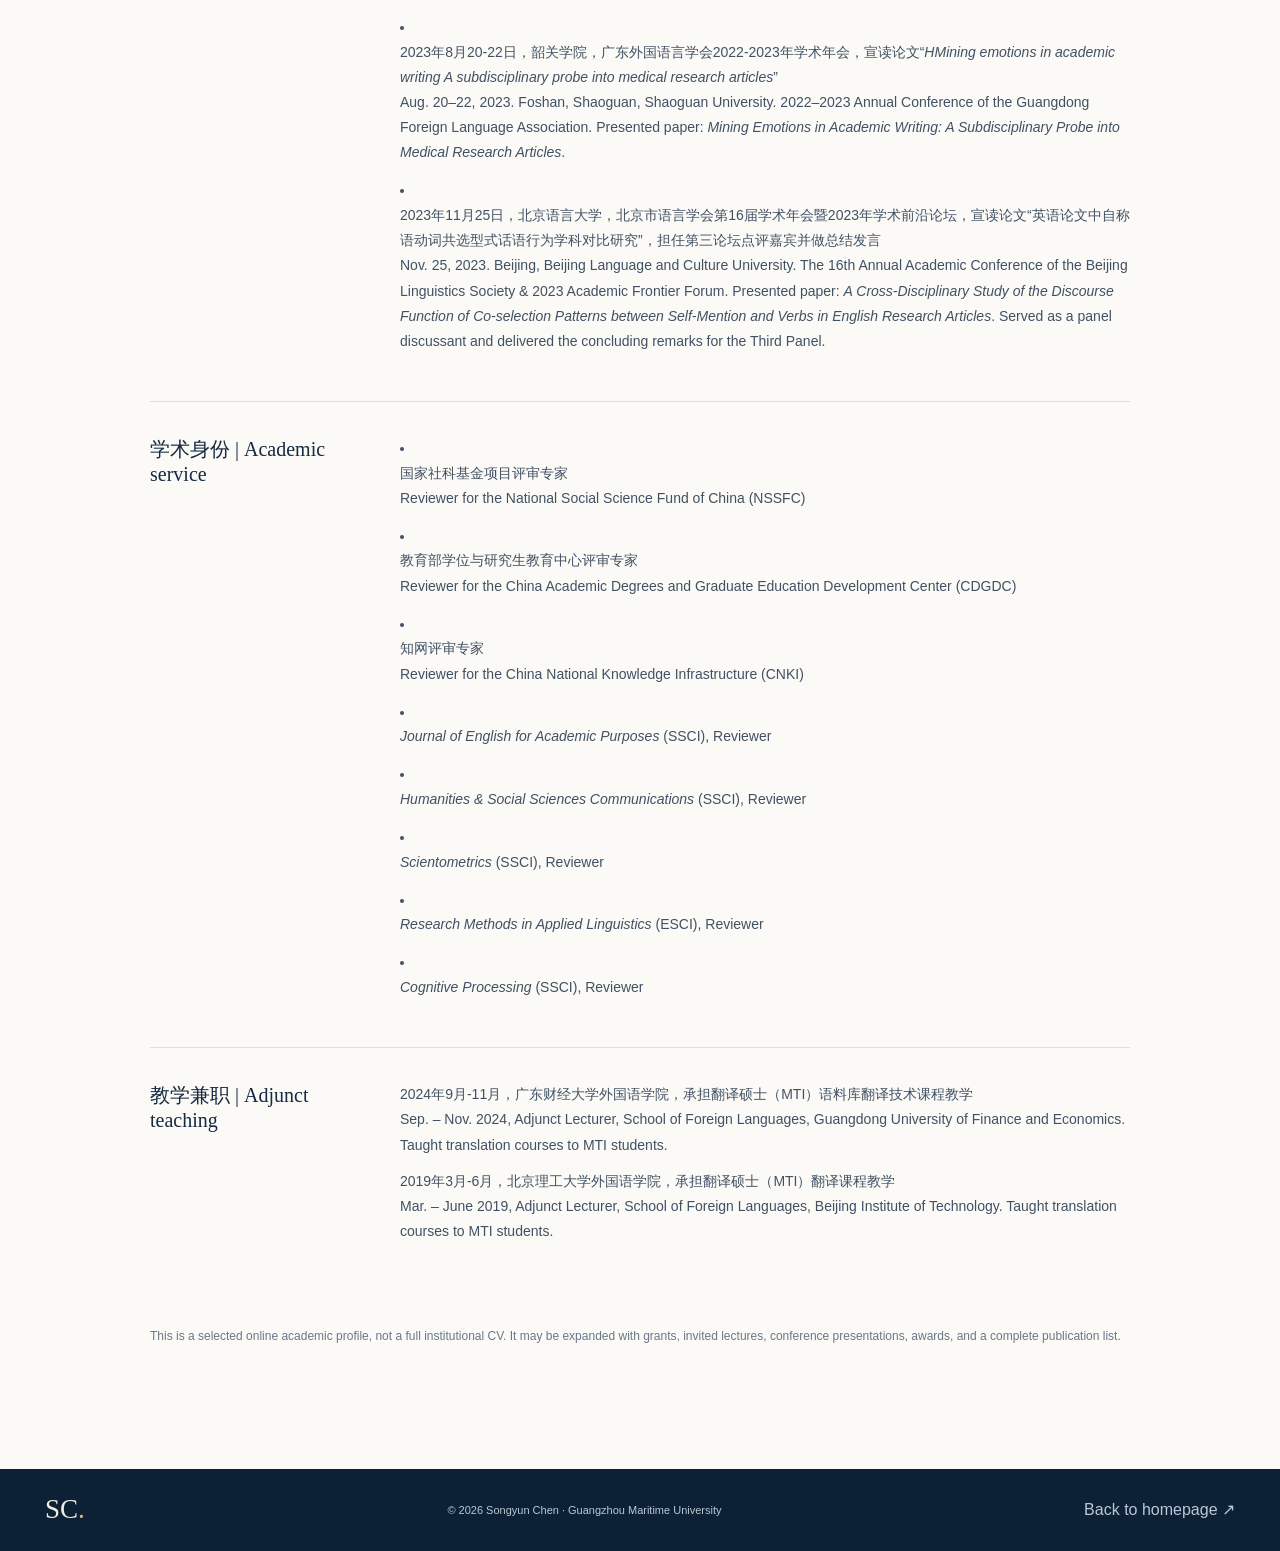
<file: cv.html>
<!DOCTYPE html>
<html lang="en">
<head>
  <meta charset="utf-8">
  <meta name="viewport" content="width=device-width, initial-scale=1">
  <meta name="theme-color" content="#10253e">
  <meta name="description" content="Selected academic curriculum vitae for Songyun Chen, Professor of Applied Linguistics at Guangzhou Maritime University.">
  <title>Academic CV | Songyun Chen</title>
  <link rel="icon" href="assets/images/favicon.svg" type="image/svg+xml">
  <link rel="stylesheet" href="assets/css/styles.css">
  <script defer src="assets/js/main.js"></script>
</head>
<body>
  <a class="skip-link" href="#cv-content">Skip to CV</a>
  <header class="site-header">
    <div class="header-container">
      <a class="brand" href="index.html#home" aria-label="Return to academic homepage"><span class="brand-mark" aria-hidden="true">SC<span class="brand-dot">.</span></span><span class="brand-name">SONGYUN <strong>CHEN</strong><small>ACADEMIC HOMEPAGE</small></span></a>
      <div class="header-actions"><button class="icon-button theme-button" id="theme-toggle" type="button" aria-label="Switch color theme"><span class="theme-symbol" aria-hidden="true">☾</span></button><a class="nav-cv" href="index.html">← Back to homepage</a></div>
    </div>
  </header>
  <main class="section-shell cv-main" id="cv-content">
    <div class="cv-head">
      <div><span class="cv-kicker">ACADEMIC CURRICULUM VITAE</span><h1>陈松云 | Songyun Chen</h1><p>Professor of Applied Linguistics · Vice Dean, School of International Exchange<br>Guangzhou Maritime University · Guangzhou, China</p></div>
      <button class="print-button" onclick="window.print()" type="button">Print / Save as PDF ↗</button>
    </div>
    <div class="cv-meta"><a href="mailto:chensongyun@bfsu.edu.cn">chensongyun[at]bfsu[dot]edu[dot]cn</a><a href="https://orcid.org/0000-0002-1403-7459" target="_blank" rel="noopener noreferrer">ORCID: 0000-0002-1403-7459</a><a href="https://scholar.google.com/citations?user=sMQxxy8AAAAJ&hl=en" target="_blank" rel="noopener noreferrer">My Google Scholar</a><a href="https://www.researchgate.net/profile/Songyun-Chen" target="_blank" rel="noopener noreferrer">My ResearchGate</a></div>
    <section class="cv-block"><h2>任职情况 | Academic appointment</h2><div><p>广州航海学院 广州交通大学(筹)语言学教授<br><strong>Professor of Applied Linguistics</strong> · Guangzhou Maritime University, China</p><p>广州航海学院国际交流学院副院长<br><strong>Vice Dean</strong> · School of International Exchange, Guangzhou Maritime University</p></div></section>
    <section class="cv-block"><h2>教育经历 | Education</h2><div><p><strong>北京外国语大学外国语言学及应用语言学博士，导师：许家金<br>PhD in Linguistics and Applied Linguistics</strong> · Beijing Foreign Studies University, 2021</p><p>Doctoral supervisor: Professor Jiajin Xu</p></div></section>
    <section class="cv-block"><h2>工作经历 | Professional appointments</h2><div>
      <li><p>2024年10月至今 广州航海学院 广州交通大学（筹）国际交流学院（全球事务办公室、港澳台事务办公室），任副院长（副主任）<br>Oct. 2024–present. Vice Dean (Deputy Director), School of International Exchange (Office of Global Affairs, Office of Hong Kong, Macao & Taiwan Affairs), Guangzhou Maritime University / Guangzhou Jiaotong University (Preparatory), Guangzhou, China</p></li>
      <li><p>2022年7月–2024年10月, 广州航海学院 广州交通大学（筹）外国语学院，广州，任商务英语系主任、教工第二支部书记<br>July 2022–Oct. 2024. Head of the Department of Business English Department and Secretary of the Second Faculty CPC Branch, School of Foreign Languages, Guangzhou Maritime University / Guangzhou Jiaotong University (Preparatory), Guangzhou, China</p></li>
      <li><p>2003年7月–2022年6月 广东医科大学外国语学院，东莞<br>July 2003–June 2022. School of Foreign Languages, Guangdong Medical University, Dongguan, China</p></li>
    </div></section>
    <section class="cv-block"><h2>研究兴趣 | Researcvh interests</h2><div><p>Applied Linguistics; English for Academic Purposes (EAP); English for Specific Purposes (ESP); Academic Discourse; Genre Studies; Corpus Linguistics.</p></div></section>
    <section class="cv-block"><h2>学术论文 | Publications</h2><div><ul>
      <li>Chen, S., &amp; Xu, X. (2026). Beyond text: unveiling the emotional landscape in academic writing. <em>Applied Linguistics</em>, amag092. <a href="https://doi.org/10.1093/applin/amag092" target="_blank" rel="noopener noreferrer">doi:10.1093/applin/amag092</a> <strong>(SSCI, Q1)</strong></li>
      <li>Chen, S., &amp; Tian, M. (2026). Co-selection pattern of self-mention and verbs in academic discourse: A functional analysis of research articles across disciplines. <em>International Journal of Applied Linguistics</em>, 36(3), 2334-47. <a href="https://doi.org/10.1111/ijal.70076" target="_blank" rel="noopener noreferrer">doi:10.1111/ijal.70076</a> <strong>(SSCI, Q1)</strong></li>
      <li>Chen, S. (2024). Mining emotions in academic writing: A subdisciplinary probe into medical research articles. <em>English for Specific Purposes</em>, 74, 55–67. <a href="https://doi.org/10.1016/j.esp.2024.01.002" target="_blank" rel="noopener noreferrer">doi:10.1016/j.esp.2024.01.002</a> <strong>(SSCI, Q1)</strong></li>
      <li>Chen, S., Xu, J., &amp; Feng, X. (2024). Sub-disciplinary variation of metadiscursive verb patterns in English research articles: A functional analysis of medical discourse. <em>International Review of Applied Linguistics in Language Teaching (IRAL)</em>, 62(1), 165–195. <a href="https://doi.org/10.1515/iral-2022-0232" target="_blank" rel="noopener noreferrer">doi:10.1515/iral-2022-0232</a> <strong>(SSCI, Q1)</strong></li>
      <li>Chen, S., &amp; Xu, J. (2024). Interdisciplinary variations of metadiscursive verb patterns in English research articles. <em>International Journal of Applied Linguistics</em>, 34(2), 603–620. <a href="https://doi.org/10.1111/ijal.12517" target="_blank" rel="noopener noreferrer">doi:10.1111/ijal.12517</a> <strong>(SSCI, Q1)</strong></li>
      <li>陈松云，2020，国际语料库学术话语研究概述及热点分析，《外国语言文学》（2）：168–184。<br>Chen, S. (2020). An Overview and Hotspots Analysis of Academic Discourse Research in International Corpus Linguistics. <em>Foreign Language and Literature Studies</em>, 37(2): 168–184. <a href="https://link.cnki.net/doi/10.19716/j.1672-4720.2020.02.05chen" target="_blank" rel="noopener noreferrer">doi.org/10.19716/j.1672-4720.2020.02.05chen</a></li>
      <li>陈松云，2020，反思意识：语言产生的理据之辩，《重庆交通大学学报（社会科学版）》（4）：100–104。<br>Chen, S. (2020). Reflective Consciousness: Arguing for the Motivation of Language Emergence. <em>Journal of Chongqing Jiaotong University</em> (Social Sciences Edition), 20(4): 100–104.</a></li>
      <li>陈松云，2020，医学人文英语教学中的翻转课堂：实施与评价, 《当代教育理论与实践》（4）：36–42。<br>Chen, S. (2020). Flipped Classroom in Medical Humanities English: Implementation and Evaluation. Theory and Practice of Contemporary Education, 12(4): 36–42. <a href="https://link.cnki.net/doi/10.13582/j.cnki.1674-5884.2020.04.007" target="_blank" rel="noopener noreferrer">doi.org/10.13582/j.cnki.1674-5884.2020.04.007</a></li>
      <li>陈松云，2019，基于MOOC协作学习环境建构研究, 《北京航空航天大学学报(社会科学版)》（2）：146–152。<br>Chen, S. (2019). Study on Construction of Collaborative Learning in MOOC Environments. <em>Journal of Beijing University of Aeronautics and Astronautics</em> (Social Sciences Edition), 32(2): 146–152. <a href="https://link.cnki.net/doi/10.13766/j.bhsk.1008-2204.2017.0100" target="_blank" rel="noopener noreferrer">doi.org/10.13766/j.bhsk.1008-2204.2017.0100.</a></li>
      <li>陈松云、何高大，2018，机器智能视域下的教育发展与实践范式新探——2018《美国机器智能国家战略》的启示, 《远程教育杂志》（3）：34–44。<br>Chen, S., & He, G. (2018). New Exploration of Educational Development and Practice Paradigm from the Perspective of Machine Intelligence: Inspirations on 2018 A National Machine Intelligence Strategy for the United States.<em>Journal of Distance Education</em> , 36(3), 34–44. <a href="https://link.cnki.net/doi/10.15881/j.cnki.cn33-1304/g4.2018.03.004" target="_blank" rel="noopener noreferrer">doi.org/10.15881/j.cnki.cn33-1304/g4.2018.03.004.</a> <strong>(CSSCI)</strong></li>
      <li>陈松云、何高大，2017，新技术推动下的学习愿景和作用—2017美国国家教育技术计划及启示, 《远程教育杂志》（6）：21–30。<br>Chen, S., & He, G. (2017). Learning Vision Driven by New Technologies and Its Impact: 2017 U.S. National Educational Technology Plan and Its Inspirations.<em>Journal of Distance Education</em>35(6), 21–30. <a href="https://link.cnki.net/doi/10.15881/j.cnki.cn33-1304/g4.2017.06.003" target="_blank" rel="noopener noreferrer">doi.org/10.15881/j.cnki.cn33-1304/g4.2017.06.003.</a> <strong>(CSSCI)</strong></li>
      <li>陈松云，2017，知识协同创新模式与MOOC的教学设计, 《山东科技大学学报(社会科学版)》（5）：108–114。<br>Chen, S. (2017). A Mode of Knowledge Collaborative Innovation and MOOC Teaching Design. <em>Journal of Shandong University of Science and Technology</em> (Social Sciences Edition), 19(5): 108–114 <a href="https://link.cnki.net/doi/10.16452/j.cnki.sdkjsk.2017.05.014" target="_blank" rel="noopener noreferrer">doi.org/10.16452/j.cnki.sdkjsk.2017.05.014.</a></li>
    </ul></div></section>
    <section class="cv-block"><h2>项目课题 | Projects</h2><div>
      <li><p>2024-，主持2024年国家社科基金后期资助项目“英语学术语篇元话语动词构型学科变异研究”（项目编号：24FYYB064），经费25万。<br>Principal Investigator. A Corpus-based Study on Disciplinary Variation in Metadiscourse Verbs in English Academic Discourse, founded by National Planning Office of Philosophy and Social Science, China. Project No. 24FYYB064. Grant Amount: ¥250,000.</p></li>
      <li><p>2024-，主持广东省哲学社会科学规划2024年度学科共建项目“系统观视角下商务学术语体特征历时研究”（项目编号：GD24XWY11），经费2万。<br>Principal Investigator. A Diachronic Study of Business Academic Style Features from a Systemic Perspective, founded by Guangdong Philosophy and Social Science Planning Special Group, China. Project No. GD24XWY11. Grant Amount: ¥20,000.</p></li>
      <li><p>2025-，主持广州市教育科学规划重点课题“人工智能赋能下的学术英语写作教学模式研究”，（项目编号：202418893），经费3万。<br>Principal Investigator. Research on the Teaching Model of Academic English Writing Empowered by Artificial Intelligence, founded by Education Bureau of Guangzhou Municipality, China. Project No. 202418893. Grant Amount: ¥30,000.</p></li>
      <li><p>2024–, 主持教育部产学合作协同育人项目“产教协同育人模式下商务英语教师数智化素养提升路径探索”（项目编号：24090104920564），经费2万。<br>Principal Investigator. Pathways for Enhancing Business English Teachers’ Digital and AI Literacy through Industry-Education Collaborative Training, funded by Ministry of Education. Project No. 24090104920564. Grant Amount: ¥20,000.</p></li>
      <li><p>2022-2025, 主持广州市高校教学团队建设项目“外国语言文化核心课程教学团队” （项目编号：2022JXTD019），经费20万。<br>Principal Investigator. Core Curriculum Teaching Team for Foreign Language and Culture, founded by Education Bureau of Guangzhou Municipality, China. Grant Amount: ¥200,000.</p></li></div></section>
    <section class="cv-block"><h2>专著教材 | Books</h2><div>
      <li><p>陈松云（著），2025，Variations of Metadiscursive Verb Patterns in English Research Articles: Intradisciplinary and Interdisciplinary Perspectives。广州：中山大学出版社。<br>Chen, Songyun. 2025. Variations of Metadiscursive Verb Patterns in English Research Articles: Intradisciplinary and Interdisciplinary Perspectives. Guangzhou: Sun Yat-Sen University Press.</li></p>
      <li><p>《大学英语学术讲座听力教程》（ISBN 978-7-5135-9277-2），副主编，外语教学与研究出版社，2017。<br>Chen, Songyun (Associate Editor). 2017. Listen to Lectures. Beijing: Foreign Language Teaching and Research Press.</li></p>
      <li><p>《大学英语新闻听力教程》（ISBN 978-7-5135-7488-4），参与编写三个单元，外语教学与研究出版社，2016。<br>Chen, Songyun (Contributing Author; three units). 2016. Listen to News. Beijing: Foreign Language Teaching and Research Press.</li></p></div></section>
    <section class="cv-block"><h2>获奖情况 | Awards and honours</h2><div>
      <li><p>广州航海学院2024年度优秀教师<br>2024 Outstanding Teacher, Guangzhou Maritime University</p></li>
      <li><p>外研社“教学之星”大赛全国复赛一等奖<br>First Prize, “FLTRP Teaching Star” Competition National Semifinal Round</p></li>
      <li><p>第四届“外教社·词达人杯”全国大学生英语词汇能力大赛广东赛区本科英语专业组二等奖优秀指导教师<br>Excellent Instructor Award (Second Prize, Undergraduate English Major Group, Guangdong Province), the 4th National English Vocabulary Competition for College Students</p></li>
      <li><p>广州航海学院2023年度优秀教师<br>2023 Outstanding Teacher, Guangzhou Maritime University</p></li>
      <li><p>广州航海学院2023届毕业论文优秀指导教师奖<br>2023 Excellent Thesis Supervisor Award</p></li>
      <li><p>第三届“外教社·词达人杯”全国大学生英语词汇能力大赛广东赛区本科英语专业组二等奖优秀指导教师<br>Excellent Instructor Award (Second Prize, Undergraduate English Major Group, Guangdong Province), the 3rd National English Vocabulary Competition for College Students</p></li>
      <li><p>北京外国语大学博士研究生国家奖学金<br>National Scholarship for Doctoral Students, Beijing Foreign Studies University</p></li>
      <li><p>北京外国语大学博士研究生“三好学生”称号<br>“Triple-A Student” Award for Doctoral Students, Beijing Foreign Studies University</p></li>
      <li><p>北京外国语大学博士研究生特等学业奖学金<br>Top-Tier Academic Scholarship for Doctoral Students, Beijing Foreign Studies University</p></li>
      <li><p>国防科技大学文理学院军事外语系“首届青年博士论坛”优秀论文奖<br>Excellent Paper Award, the “1st Young Doctoral Forum”, Department of Military Foreign Languages, College of Liberal Arts and Sciences, National University of Defense Technology</p></li>
      <li><p>全国大学生英语竞赛（NECCS）优秀组织奖<br>Excellent Organization Award, National English Contest for College Students</p></li>
      <li><p>第七届广东省教育教学成果奖（高等教育）二等奖（排名第四）<br>Second Prize (ranked fourth), the 7th Guangdong Provincial Education Teaching Achievement Award (Higher Education) </p></li>
      <li><p>广东医学院2013年度优秀教师<br>2013 Outstanding Teacher, Guangdong Medical University</p></li>
      <li><p>教育部第十一届全国多媒体课件大赛高教文科组一等奖（排名第二）<br>First Prize (ranked second), the 11th National Multimedia Courseware Competition (Higher Education, Liberal Arts Group), Ministry of Education</p></li>
      <li><p>第三届广东省高校（本科）外语教学大赛广东医学院选拔赛三等奖<br>Third Prize (Guangdong Medical University Selection Round), the 3rd Guangdong Provincial College (Undergraduate) Foreign Language Teaching Competition</p></li>
      <li><p>2009年全国大学生英语竞赛C类一等奖指导教师<br>Instructor of a First-Prize Winner, National English Contest for College Students (Category C), 2009</p></li>
      <li><p>广东医学院2009年度优秀教师<br>2009 Outstanding Teacher, Guangdong Medical University</p></li>      
      <li><p>广东医学院多媒体授课演示比赛优秀奖<br>Merit Award, Multimedia Lecturing and Demonstration Competition, Guangdong Medical University</p></li></div></section>
    <section class="cv-block"><h2>学术会议 | Academic forum</h2><div>
      <li><p>2024年12月7-8日，北京师范大学（珠海），首届大湾区外语学科高端论坛——新时代外语学科的机遇与挑战，宣读论文“<em>Beyond text: Unveiling the emotional landscape in academic writing</em>”<br>Dec. 7–8, 2024. Zhuhai, Beijing Normal University (Zhuhai). The 1st Greater Bay Area High-End Foreign Language Forum: Opportunities and Challenges for Foreign Language Disciplines in the New Era. Presented paper: “<em>Beyond Text: Unveiling the Emotional Landscape in Academic Writing</em>.” Served as moderator for the Fourth Panel.</p></li>
      <li><p>2024年11月8-10日，四川外国语大学，中国高等教育学会外语教学研究分会2024年学术年会，宣读论文“<em>Co-selection patterns of self-mention and verbs in academic discourse: A functional analysis of research articles across discipline</em>”<br>Nov. 8–10, 2024. Chongqing, Sichuan International Studies University. 2024 Annual Academic Conference of the Foreign Language Teaching Research Branch of the China Higher Education Society. Presented paper: <em>Co-selection Patterns of Self-mention and Verbs in Academic Discourse: A Functional Analysis of Research Articles across Discipline</em>.</p></li>
      <li><p>2024年10月25-27日，上海交通大学，第五届亚太语料库语言学会议(The 5th Asia Pacific Corpus Linguistics Conference)，宣读论文“<em>How authors express themselves: Interdisciplinary exploration of co-selection patterns of self-mention and verb in academic writing</em>”<br>Oct. 25–27, 2024. Shanghai, Shanghai Jiao Tong University. The 5th Asia Pacific Corpus Linguistics Conference. Presented paper: <em>How Authors Express Themselves: Interdisciplinary Exploration of Co-selection Patterns of Self-mention and Verb in Academic Writing</em>.</p></li>
      <li><p>2024年7月5-7日，广东财经大学，广东外国语言学会2023-2024年学术年会，担任第二论坛点评嘉宾并做总结发言<br>July 5–7, 2024. Foshan, Guangdong University of Finance and Economics. 2023-2024 Annual Academic Conference of the Guangdong Foreign Language Association. Served as a panel discussant and delivered the concluding remarks for the Second Panel.</p></li>
      <li><p>2023年8月20-22日，韶关学院，广东外国语言学会2022-2023年学术年会，宣读论文“<em>HMining emotions in academic writing A subdisciplinary probe into medical research articles</em>”<br>Aug. 20–22, 2023. Foshan, Shaoguan, Shaoguan University. 2022–2023 Annual Conference of the Guangdong Foreign Language Association. Presented paper: <em>Mining Emotions in Academic Writing: A Subdisciplinary Probe into Medical Research Articles</em>.</p></li>
      <li><p>2023年11月25日，北京语言大学，北京市语言学会第16届学术年会暨2023年学术前沿论坛，宣读论文“英语论文中自称语动词共选型式话语行为学科对比研究”，担任第三论坛点评嘉宾并做总结发言<br>Nov. 25, 2023. Beijing, Beijing Language and Culture University. The 16th Annual Academic Conference of the Beijing Linguistics Society & 2023 Academic Frontier Forum. Presented paper: <em>A Cross-Disciplinary Study of the Discourse Function of Co-selection Patterns between Self-Mention and Verbs in English Research Articles</em>. Served as a panel discussant and delivered the concluding remarks for the Third Panel.</p></li>

    </div></section>
    <section class="cv-block"><h2>学术身份 | Academic service</h2><div>
      <li><p>国家社科基金项目评审专家<br>Reviewer for the National Social Science Fund of China (NSSFC)</p></li>
      <li><p>教育部学位与研究生教育中心评审专家<br>Reviewer for the China Academic Degrees and Graduate Education Development Center (CDGDC)</p></li>
      <li><p>知网评审专家<br>Reviewer for the China National Knowledge Infrastructure (CNKI)</p></li>
      <li><p><em>Journal of English for Academic Purposes</em> (SSCI), Reviewer</p></li>
      <li><p><em>Humanities & Social Sciences Communications</em> (SSCI), Reviewer</p></li>
      <li><p><em>Scientometrics</em> (SSCI), Reviewer</p></li>
      <li><p><em>Research Methods in Applied Linguistics</em> (ESCI), Reviewer</p></li>
      <li><p><em>Cognitive Processing</em> (SSCI), Reviewer</p></div></section> 
    <section class="cv-block"><h2>教学兼职 | Adjunct teaching</h2><div>
      <p>2024年9月-11月，广东财经大学外国语学院，承担翻译硕士（MTI）语料库翻译技术课程教学<br>Sep. – Nov. 2024, Adjunct Lecturer, School of Foreign Languages, Guangdong University of Finance and Economics. Taught translation courses to MTI students.</p>
      <p>2019年3月-6月，北京理工大学外国语学院，承担翻译硕士（MTI）翻译课程教学<br>Mar. – June 2019, Adjunct Lecturer, School of Foreign Languages, Beijing Institute of Technology. Taught translation courses to MTI students.</p></div></section>
      
    <p class="cv-disclaimer">This is a selected online academic profile, not a full institutional CV. It may be expanded with grants, invited lectures, conference presentations, awards, and a complete publication list.</p>
  </main>
  <footer class="site-footer"><div class="section-shell footer-inner"><a class="footer-brand" href="index.html">SC<span>.</span></a><p>© <span id="year">2026</span> Songyun Chen · Guangzhou Maritime University</p><a href="index.html">Back to homepage ↗</a></div></footer>
</body>
</html>
</file>
<file: assets/css/styles.css>
/* Songyun Chen — academic profile | no external fonts or build dependencies */
:root {
  color-scheme: light;
  --paper: #fbfaf6;
  --paper-alt: #f2f1ea;
  --ink: #152940;
  --ink-soft: #415164;
  --muted: #697789;
  --hairline: #dcdedc;
  --gold: #b28a55;
  --gold-light: #d8b88b;
  --navy: #112b45;
  --navy-deep: #0c2136;
  --card: #fffefb;
  --card-dark: #eaece9;
  --serif: Georgia, "Times New Roman", serif;
  --sans: Inter, ui-sans-serif, -apple-system, BlinkMacSystemFont, "Segoe UI", Arial, sans-serif;
  --shadow: 0 24px 65px rgba(20, 38, 56, .08);
  --content-width: 1190px;
}
html[data-theme="dark"] {
  color-scheme: dark;
  --paper: #0d1d2c;
  --paper-alt: #122738;
  --ink: #f4f0e8;
  --ink-soft: #c0c8cf;
  --muted: #a2afbb;
  --hairline: #354755;
  --gold: #d4b286;
  --gold-light: #e0c39b;
  --navy: #172f43;
  --navy-deep: #0a1724;
  --card: #142a3a;
  --card-dark: #193549;
  --shadow: 0 24px 65px rgba(0, 0, 0, .22);
}
* { box-sizing: border-box; }
html { scroll-behavior: smooth; scroll-padding-top: 92px; }
body { margin: 0; background: var(--paper); color: var(--ink); font-family: var(--sans); -webkit-font-smoothing: antialiased; overflow-x: hidden; }
button, a { -webkit-tap-highlight-color: transparent; }
a { color: inherit; text-decoration: none; }
a:focus-visible, button:focus-visible { outline: 3px solid var(--gold); outline-offset: 5px; }
button { font: inherit; }
::selection { background: #ddc8a3; color: #152940; }
.section-shell { width: min(calc(100% - 88px), var(--content-width)); margin-left: auto; margin-right: auto; }
.skip-link { position: absolute; z-index: 100; top: -70px; left: 12px; background: var(--ink); color: var(--paper); padding: 12px 16px; }
.skip-link:focus { top: 12px; }
.ambient { position: absolute; width: 560px; height: 560px; border-radius: 50%; filter: blur(95px); opacity: .18; pointer-events: none; z-index: -1; }
.ambient-one { top: 60px; right: -300px; background: #a6bece; }
.ambient-two { top: 790px; left: -360px; background: #dec59f; opacity: .11; }

/* Header */
.site-header { position: sticky; top: 0; z-index: 30; background: color-mix(in srgb, var(--paper) 91%, transparent); backdrop-filter: blur(16px); -webkit-backdrop-filter: blur(16px); border-bottom: 1px solid var(--hairline); }
.header-container { width: min(calc(100% - 88px), 1360px); margin: 0 auto; display: flex; align-items: center; justify-content: space-between; min-height: 86px; gap: 22px; }
.brand { display: flex; align-items: center; gap: 13px; flex-shrink: 0; }
.brand-mark { font-family: var(--serif); color: var(--navy); background: #e7e2d9; font-size: 25px; padding: 9px 11px 8px; letter-spacing: -3px; line-height: 1; min-width: 54px; text-align: center; }
.brand-dot { color: var(--gold); }
.brand-name { color: var(--ink); font-size: 13px; letter-spacing: 1.05px; font-weight: 500; display: block; line-height: 1.2; }
.brand-name strong { font-weight: 750; }
.brand-name small { display: block; margin-top: 7px; color: var(--muted); font-size: 8px; font-weight: 700; letter-spacing: 2px; }
.site-nav { display: flex; align-items: center; gap: clamp(12px, 1.7vw, 28px); margin-left: auto; }
.site-nav a { font-size: 12px; font-weight: 650; color: var(--ink-soft); position: relative; padding: 31px 0; transition: color .2s ease; }
.site-nav a::after { content: ""; position: absolute; bottom: 21px; left: 0; right: 100%; height: 2px; background: var(--gold); transition: right .25s ease; }
.site-nav a:hover, .site-nav a.active { color: var(--ink); }
.site-nav a:hover::after, .site-nav a.active::after { right: 0; }
.header-actions { display: flex; align-items: center; gap: 14px; }
.icon-button { border: 0; background: transparent; color: var(--ink); cursor: pointer; display: inline-flex; align-items: center; justify-content: center; height: 38px; width: 35px; }
.theme-symbol { font-size: 24px; line-height: 1; }
.nav-cv { border: 1px solid var(--ink); color: var(--ink); padding: 13px 17px; font-size: 11px; font-weight: 750; letter-spacing: .2px; white-space: nowrap; transition: color .25s, background .25s; }
.nav-cv span { margin-left: 11px; }
.nav-cv:hover { background: var(--ink); color: var(--paper); }
.mobile-toggle { display: none; flex-direction: column; gap: 5px; }
.mobile-toggle span { width: 22px; height: 2px; background: var(--ink); transition: transform .2s; }

/* Typography and universal section patterns */
.eyebrow, .section-index, .kicker { font-weight: 800; color: var(--gold); font-size: 10px; line-height: 1.6; letter-spacing: 2.45px; }
.section-heading { margin-bottom: 55px; }
.section-heading h2 { font-family: var(--serif); font-size: clamp(43px, 5.3vw, 71px); letter-spacing: -2.5px; font-weight: 500; line-height: 1.08; margin: 16px 0 18px; }
.section-heading h2 em { font-weight: 400; color: var(--gold); }
.section-heading > p { margin: 0; max-width: 590px; color: var(--muted); font-size: 16px; line-height: 1.75; }
.content-section { padding-top: 124px; padding-bottom: 127px; }
.text-link { font-weight: 720; color: var(--ink); font-size: 12px; text-decoration: underline; text-decoration-color: var(--gold); text-underline-offset: 6px; text-decoration-thickness: 1px; transition: color .2s; }
.text-link span { margin-left: 9px; text-decoration: none; }
.text-link:hover { color: var(--gold); }

/* Hero */
.hero { display: grid; grid-template-columns: 1.07fr .93fr; gap: 6.5%; padding-top: 100px; padding-bottom: 94px; align-items: center; }
.hero-copy { padding: 3px 0 6px; }
.eyebrow { display: flex; align-items: center; gap: 14px; }
.eyebrow-line { width: 27px; height: 1px; background: var(--gold); display: inline-block; }
.hero h1 { font-family: var(--serif); font-weight: 400; letter-spacing: -5px; line-height: .94; font-size: clamp(18px, 3.5vw, 20px); margin: 29px 0 0; }
.hero h1 em { font-style: italic; font-weight: 400; }
.gold-stop { color: var(--gold); }
.hero-chinese { font-size: 19px; font-family: "Noto Serif CJK SC", "Songti SC", SimSun, serif; letter-spacing: 5px; color: var(--gold); margin: 22px 0 28px; }
.hero-intro { max-width: 520px; color: var(--gold); font-size: clamp(18px, 1.9vw, 20px); line-height: 1.65; margin: 0 0 24px; }
.hero-intro strong { font-weight: 700; color: var(--ink); }
.hero-affiliation { font-size: 13px; line-height: 1.75; color: var(--muted); margin: 0; }
.hero-affiliation span { color: var(--ink); font-weight: 750; }
.hero-ctas { display: flex; align-items: center; gap: 29px; flex-wrap: wrap; margin-top: 34px; }
.button { display: inline-flex; justify-content: space-between; gap: 26px; align-items: center; min-height: 54px; padding: 15px 19px; font-size: 12px; font-weight: 700; transition: background .2s, transform .2s; }
.button-dark { background: var(--ink); color: var(--paper); }
.button-dark:hover { background: var(--gold); color: #172b3d; transform: translateY(-2px); }
.hero-socials { display: flex; flex-wrap: wrap; gap: 14px; margin-top: 57px; align-items: center; }
.hero-socials a { color: var(--muted); font-size: 12px; font-weight: 600; }
.hero-socials a:hover { color: var(--gold); }
.hero-socials > span { color: var(--gold); }
.hero-visual { min-width: 0; }
.visual-frame { height: min(45vw, 555px); min-height: 430px; background: linear-gradient(145deg, #193c58, #0e263c 76%); position: relative; isolation: isolate; overflow: hidden; padding: 24px 27px; box-shadow: 22px 22px 0 #eae6dd; }
html[data-theme="dark"] .visual-frame { box-shadow: 22px 22px 0 #21384a; }
.visual-frame::before, .visual-frame::after { content: ""; position: absolute; width: 560px; height: 560px; border: 1px solid rgba(213, 202, 175, .09); border-radius: 50%; left: 50%; top: 51%; transform: translate(-50%, -50%); }
.visual-frame::after { width: 740px; height: 740px; }
.visual-topline { position: relative; z-index: 2; display: flex; align-items: center; justify-content: space-between; color: #dfd4c0; font-size: 8px; font-weight: 700; letter-spacing: 2px; }
.monogram-orbit { width: 100%; height: 78%; position: relative; display: flex; align-items: center; justify-content: center; }
.orbit { position: absolute; border-radius: 50%; border: 1px solid rgba(235, 213, 184, .23); }
.outer-orbit { height: 82%; aspect-ratio: 1; }
.inner-orbit { height: 66%; aspect-ratio: 1; border-color: rgba(235, 213, 184, .12); }
.portrait-space { width: 48%; aspect-ratio: 1; border-radius: 50%; background: radial-gradient(circle at 30% 25%, #d7c6a5, #a68f72 65%, #8e705a); display: flex; justify-content: center; align-items: center; box-shadow: 0 0 90px rgba(190, 162, 118, .2); }
.portrait-space span { font-family: var(--serif); color: rgba(21, 48, 72, .85); font-size: clamp(85px, 10vw, 150px); letter-spacing: -12px; transform: translateX(-5px); }
.floating-star { position: absolute; color: #dfc49d; }
.star-one { font-size: 30px; top: 13%; right: 22%; }
.star-two { font-size: 16px; bottom: 14%; left: 18%; }
.visual-caption { position: absolute; bottom: 26px; right: 27px; left: 27px; display: flex; justify-content: space-between; align-items: end; color: #d8d9d5; font-size: 8px; line-height: 1.8; font-weight: 700; letter-spacing: 1.55px; }
.fine-line { width: 26%; height: 1px; background: rgba(229, 217, 198, .36); margin-bottom: 6px; }
.visual-caption-bottom { padding: 22px 0 0; display: flex; align-items: center; justify-content: space-between; gap: 9px; font-size: 9px; font-weight: 700; letter-spacing: 1.5px; color: var(--muted); }
.square-dot { display: block; height: 7px; width: 7px; background: var(--gold); margin-right: 7px; }
.visual-caption-bottom span:last-child { margin-left: auto; color: var(--gold); }

/* Latest publication highlight */
.featured-band { background: var(--navy); color: #f5f2eb; display: grid; grid-template-columns: 32% 68%; min-height: 133px; align-items: center; padding: 28px 39px; position: relative; overflow: hidden; }
.featured-band::before { content: ""; position: absolute; height: 260px; width: 260px; border-radius: 50%; border: 1px solid rgba(231, 214, 179, .13); right: -88px; bottom: -140px; }
.featured-left { display: flex; flex-direction: column; gap: 9px; padding-right: 24px; font-size: 10px; font-weight: 700; letter-spacing: 1.5px; }
.featured-left strong { color: #c9d2d8; font-size: 13px; letter-spacing: 0; font-weight: 450; }
.pulsing-point { width: 7px; height: 7px; background: #caaa74; border-radius: 50%; box-shadow: 0 0 0 4px rgba(202,170,116,.12); }
.featured-link { display: flex; align-items: center; justify-content: space-between; gap: 15px; border-left: 1px solid rgba(255,255,255,.24); padding-left: 35px; font-family: var(--serif); font-size: clamp(18px, 2.1vw, 28px); line-height: 1.3; }
.featured-arrow { border: 1px solid #7e93a2; width: 38px; height: 38px; flex: 0 0 38px; display: flex; align-items: center; justify-content: center; font: 18px var(--sans); transition: transform .2s, background .2s; }
.featured-link:hover .featured-arrow { transform: translate(3px, -3px); background: rgba(255,255,255,.1); }

/* About */
.about-grid { display: grid; grid-template-columns: minmax(0, 1.2fr) minmax(320px, .8fr); gap: 11%; }
.about-essay p { color: var(--ink-soft); font-size: 16px; line-height: 1.96; margin: 0 0 22px; }
.about-essay p.drop-lead { color: var(--ink); font-size: 19px; line-height: 1.75; }
.about-essay strong { font-weight: 750; color: var(--ink); }
.strong-link { display: inline-block; margin-top: 15px; }
.profile-facts { border: 1px solid var(--hairline); padding: 27px 33px; background: var(--card); align-self: start; box-shadow: var(--shadow); }
.fact-title { display: flex; justify-content: space-between; font-size: 11px; font-weight: 800; letter-spacing: 2px; padding-bottom: 20px; border-bottom: 1px solid var(--hairline); }
.fact-title span { color: var(--gold); font-size: 19px; }
.fact { display: grid; grid-template-columns: 95px 1fr; gap: 16px; padding: 24px 0; border-bottom: 1px solid var(--hairline); }
.fact:last-child { border: 0; }
.fact > span { font-size: 9px; color: var(--gold); font-weight: 800; letter-spacing: 1.4px; padding-top: 3px; }
.fact strong { font-size: 13px; line-height: 1.6; font-weight: 650; color: var(--ink); overflow-wrap: anywhere; }
.fact strong a:hover { color: var(--gold); }

/* Research */
.research-section { background: var(--paper-alt); padding: 121px 0 104px; }
.research-grid { display: grid; grid-template-columns: repeat(3, minmax(0, 1fr)); gap: 18px; }
.research-card { min-height: 358px; display: flex; flex-direction: column; border: 1px solid var(--hairline); background: var(--card); padding: 31px 28px; transition: transform .2s ease, box-shadow .2s ease; }
.research-card:hover { transform: translateY(-5px); box-shadow: var(--shadow); }
.research-top { display: flex; justify-content: space-between; align-items: flex-start; }
.card-number { color: var(--gold); font-family: var(--serif); font-size: 24px; }
.research-symbol { font-size: 37px; font-weight: 300; color: var(--gold); }
.research-card h3 { font-family: var(--serif); font-size: clamp(23px, 2.6vw, 31px); line-height: 1.27; font-weight: 500; letter-spacing: -.8px; margin: 36px 0 15px; }
.research-card p { font-size: 13px; line-height: 1.8; color: var(--muted); margin: 0 0 20px; }
.tag-row { display: flex; flex-wrap: wrap; gap: 7px; margin-top: auto; }
.tag-row span { font-size: 9px; font-weight: 700; color: var(--ink-soft); padding: 8px 9px; background: var(--paper-alt); border: 1px solid var(--hairline); }
.research-statement { margin-top: 36px; display: grid; grid-template-columns: 25% 1fr; align-items: start; gap: 25px; border-top: 1px solid var(--hairline); padding-top: 40px; }
.research-statement > span { font-size: 10px; color: var(--gold); letter-spacing: 2px; font-weight: 750; padding-top: 8px; }
.research-statement p { font-family: var(--serif); font-size: clamp(23px, 2.7vw, 33px); line-height: 1.4; margin: 0; max-width: 710px; }
.research-statement em { color: var(--gold); }

/* Publications */
.publications-section { padding-bottom: 117px; }
.pub-toolbar { display: flex; justify-content: space-between; gap: 18px; align-items: center; border-bottom: 1px solid var(--hairline); padding-bottom: 21px; }
.pub-filter { display: flex; gap: 8px; flex-wrap: wrap; }
.filter-chip { border: 1px solid var(--hairline); color: var(--ink-soft); background: transparent; padding: 11px 16px; border-radius: 50px; cursor: pointer; font-size: 12px; font-weight: 680; transition: background .2s, color .2s; }
.filter-chip span { color: var(--gold); margin-left: 3px; font-size: 10px; }
.filter-chip:hover { border-color: var(--gold); }
.filter-chip.active { background: var(--ink); color: var(--paper); border-color: var(--ink); }
.pub-note { font-size: 9px; letter-spacing: 1.6px; font-weight: 700; color: var(--muted); }
.publication { display: grid; grid-template-columns: 145px 1fr; gap: 28px; padding: 36px 8px 35px; border-bottom: 1px solid var(--hairline); }
.publication[hidden] { display: none !important; }
.pub-year { color: var(--ink); font-family: var(--serif); font-size: 25px; display: flex; align-items: center; gap: 13px; align-self: start; margin-top: 1px; }
.pub-divider { height: 1px; width: 23px; background: var(--gold); }
.pub-number { color: var(--muted); font: 10px var(--sans); }
.pub-status { display: inline-block; padding: 7px 9px; background: #e9dfcb; color: #765728; font-size: 9px; font-weight: 800; letter-spacing: 1px; margin-bottom: 10px; }
.pub-content h3 { font-family: var(--serif); letter-spacing: -.35px; line-height: 1.38; font-weight: 500; font-size: clamp(20px, 2.1vw, 27px); margin: 0 0 13px; }
.pub-content h3 a:hover { color: var(--gold); }
.pub-content h3 span { color: var(--gold); font: 15px var(--sans); white-space: nowrap; margin-left: 3px; }
.pub-authors { font-size: 13px; color: var(--ink-soft); margin: 0 0 7px; }
.pub-authors strong { color: var(--ink); }
.pub-venue { font-size: 13px; color: var(--muted); margin: 0 0 17px; line-height: 1.5; }
.pub-links { display: flex; gap: 17px; flex-wrap: wrap; align-items: center; font-size: 10px; }
.pub-links > a { color: var(--ink); font-weight: 800; text-decoration: underline; text-decoration-color: var(--gold); text-underline-offset: 4px; }
.pub-links > span { color: var(--muted); letter-spacing: .2px; }
.publications-footer { margin-top: 26px; display: flex; justify-content: space-between; align-items: center; gap: 20px; }
.publications-footer > span { font-size: 12px; color: var(--muted); line-height: 1.5; }

/* Teaching */
.teaching-section { background: var(--navy); color: #f8f5ef; padding: 118px 0 127px; }
.teaching-section .section-heading h2 { color: #f8f5ef; }
.teaching-section .section-heading p { color: #b9c7d0; }
.teaching-grid { display: grid; grid-template-columns: 1fr 1fr; gap: 12%; }
.teaching-lead { border-top: 1px solid rgba(255,255,255,.26); padding-top: 25px; }
.teaching-lead h3 { font-family: var(--serif); font-size: clamp(28px, 3.4vw, 43px); font-weight: 400; line-height: 1.32; margin: 20px 0 22px; }
.teaching-lead h3 em { color: var(--gold-light); }
.teaching-lead p { max-width: 435px; font-size: 15px; line-height: 1.86; color: #bbc8d0; }
.teaching-item { display: grid; grid-template-columns: 48px 1fr; gap: 10px; border-top: 1px solid rgba(255,255,255,.22); padding: 27px 0 26px; }
.teaching-item > span { color: var(--gold-light); font: 25px var(--serif); }
.teaching-item h4 { margin: 0 0 10px; font-size: 17px; font-weight: 650; }
.teaching-item p { margin: 0; font-size: 13px; line-height: 1.8; color: #b9c7d0; }

/* Academic service */
.service-section { padding-bottom: 131px; }
.service-list { border-top: 1px solid var(--hairline); }
.service-row { display: grid; grid-template-columns: 64px 1fr 155px; gap: 22px; align-items: center; padding: 29px 0; border-bottom: 1px solid var(--hairline); }
.service-icon { font-family: var(--serif); color: var(--gold); font-size: 31px; align-self: start; }
.service-row h3 { font-family: var(--serif); font-size: 23px; font-weight: 500; margin: 0 0 8px; }
.service-row p { font-size: 13px; line-height: 1.8; color: var(--muted); margin: 0; max-width: 600px; }
.service-label { font-size: 9px; color: var(--gold); letter-spacing: 1.3px; font-weight: 800; justify-self: end; text-align: right; }

/* Contact */
.contact-section { background: var(--paper-alt); padding: 112px 0 95px; }
.contact-inner h2 { font-family: var(--serif); font-size: clamp(65px, 8vw, 103px); font-weight: 400; letter-spacing: -4px; margin: 12px 0 17px; }
.contact-inner h2 em { color: var(--gold); }
.contact-inner > p { color: var(--muted); font-size: 17px; line-height: 1.8; max-width: 610px; margin: 0 0 31px; }
.contact-email { display: inline-flex; gap: 25px; align-items: center; font-family: var(--serif); font-size: clamp(16px, 3vw, 26px); border-bottom: 1px solid var(--gold); padding-bottom: 9px; max-width: 100%; overflow-wrap: anywhere; }
.contact-email span { color: var(--gold); font: 24px var(--sans); }
.contact-email:hover { color: var(--gold); }
.contact-divider { height: 1px; background: var(--hairline); margin: 79px 0 34px; }
.contact-bottom { display: grid; grid-template-columns: 1.5fr 1fr 1fr; gap: 35px; }
.contact-bottom > div { display: flex; align-items: flex-start; flex-direction: column; gap: 9px; }
.contact-label { color: var(--gold); font-size: 10px; font-weight: 750; letter-spacing: 1.7px; margin-bottom: 8px; }
.contact-bottom strong { font-size: 13px; line-height: 1.75; font-weight: 650; }
.contact-bottom a { font-size: 13px; font-weight: 650; }
.contact-bottom a:hover { color: var(--gold); }
.site-footer { padding: 24px 0; background: var(--navy-deep); color: #bac8d3; }
.footer-inner { display: flex; align-items: center; justify-content: space-between; gap: 18px; }
.footer-brand { font: 27px var(--serif); color: #f0ecdf; }
.footer-brand span { color: var(--gold-light); }
.footer-inner p, .back-to-top { font-size: 11px; color: #bac8d3; }
.back-to-top:hover { color: var(--gold-light); }

/* CV page */
.cv-main { padding-top: 96px; padding-bottom: 110px; max-width: 980px; }
.cv-kicker { color: var(--gold); font-size: 10px; font-weight: 800; letter-spacing: 2px; }
.cv-head { display: flex; justify-content: space-between; gap: 30px; align-items: end; padding-bottom: 36px; border-bottom: 2px solid var(--ink); }
.cv-head h1 { font: 300 clamp(22px, 3.5vw, 24px)/1.1 var(--serif); letter-spacing: -2px; margin: 16px 0 15px; }
.cv-head h1 em { color: var(--gold); }
.cv-head p { font-size: 14px; line-height: 1.6; color: var(--muted); margin: 0; }
.print-button { background: var(--ink); color: var(--paper); border: 0; padding: 14px 19px; font-size: 12px; cursor: pointer; white-space: nowrap; }
.print-button:hover { background: var(--gold); }
.cv-meta { display: flex; flex-wrap: wrap; gap: 12px 32px; margin: 24px 0 47px; font-size: 12px; color: var(--ink-soft); }
.cv-meta a { text-decoration: underline; text-decoration-color: var(--gold); text-underline-offset: 4px; }
.cv-block { display: grid; grid-template-columns: 210px 1fr; gap: 40px; padding: 34px 0; border-top: 1px solid var(--hairline); }
.cv-block h2 { margin: 0; font: 400 20px var(--serif); }
.cv-block p { margin: 0 0 11px; font-size: 14px; line-height: 1.8; color: var(--ink-soft); }
.cv-block strong { color: var(--ink); }
.cv-block ul { margin: 0; padding-left: 20px; }
.cv-block li { margin: 0 0 13px; font-size: 14px; line-height: 1.75; color: var(--ink-soft); }
.cv-block li strong { color: var(--ink); }
.cv-block li a { text-decoration: underline; text-decoration-color: var(--gold); text-underline-offset: 3px; }
.cv-block li a:hover { color: var(--gold); }
.cv-disclaimer { margin-top: 37px; font-size: 12px; color: var(--muted); line-height: 1.7; }

/* Reveal animations are progressively enhanced: content is always visible with JS disabled */
.js .reveal { opacity: 0; transform: translateY(18px); transition: opacity .65s ease, transform .65s ease; }
.js .reveal.visible { opacity: 1; transform: translateY(0); }
.js .reveal.delay-one { transition-delay: .09s; }
.js .reveal.delay-two { transition-delay: .18s; }

@media (max-width: 1170px) {
  .header-container { width: min(calc(100% - 56px), 1360px); }
  .site-nav { gap: 15px; }
  .site-nav a { font-size: 11px; }
  .hero { gap: 4%; }
  .visual-frame { min-height: 400px; }
  .hero h1 { font-size: clamp(70px, 9vw, 112px); }
  .section-shell { width: min(calc(100% - 64px), var(--content-width)); }
}
@media (max-width: 970px) {
  .site-nav { position: absolute; display: none; flex-direction: column; align-items: stretch; gap: 0; right: 20px; top: 75px; min-width: 245px; background: var(--card); border: 1px solid var(--hairline); box-shadow: var(--shadow); padding: 13px 24px; }
  .site-nav.open { display: flex; }
  .site-nav a { font-size: 13px; padding: 13px 0; }
  .site-nav a::after { bottom: 8px; }
  .mobile-toggle { display: inline-flex; }
  .header-container { min-height: 75px; }
  .hero { padding-top: 70px; }
  .hero h1 { font-size: clamp(68px, 10vw, 102px); }
  .visual-frame { min-height: 370px; }
  .about-grid { gap: 6%; }
  .fact { grid-template-columns: 1fr; gap: 6px; }
  .research-card { padding: 25px 21px; }
  .research-card h3 { font-size: 25px; }
}
@media (max-width: 720px) {
  html { scroll-padding-top: 70px; }
  .section-shell { width: min(calc(100% - 40px), var(--content-width)); }
  .header-container { width: calc(100% - 35px); }
  .brand-name { font-size: 11px; }
  .brand-name small { font-size: 7px; }
  .brand-mark { font-size: 23px; min-width: 50px; }
  .header-actions { gap: 3px; }
  .nav-cv { font-size: 10px; padding: 11px; }
  .nav-cv span { margin-left: 5px; }
  .hero { grid-template-columns: 1fr; gap: 45px; padding-top: 64px; padding-bottom: 64px; }
  .hero h1 { font-size: clamp(77px, 17vw, 114px); }
  .hero-socials { margin-top: 35px; }
  .hero-visual { max-width: 525px; }
  .visual-frame { height: min(102vw, 540px); min-height: 355px; box-shadow: 13px 13px 0 #eae6dd; }
  .featured-band { grid-template-columns: 1fr; padding: 29px 26px; gap: 23px; }
  .featured-left { flex-direction: row; flex-wrap: wrap; align-items: center; }
  .featured-link { border-left: 0; border-top: 1px solid rgba(255,255,255,.22); padding: 20px 0 0; font-size: 23px; }
  .content-section { padding-top: 86px; padding-bottom: 91px; }
  .section-heading { margin-bottom: 37px; }
  .section-heading h2 { font-size: clamp(46px, 11vw, 61px); letter-spacing: -1.8px; }
  .section-heading > p { font-size: 15px; }
  .about-grid { grid-template-columns: 1fr; gap: 35px; }
  .profile-facts { padding: 25px; }
  .fact { grid-template-columns: 120px 1fr; }
  .research-section { padding: 84px 0 85px; }
  .research-grid { grid-template-columns: 1fr; }
  .research-card { min-height: 270px; padding: 24px 25px; }
  .research-card h3 { font-size: 30px; margin-top: 22px; }
  .research-statement { grid-template-columns: 1fr; gap: 9px; }
  .research-statement p { font-size: 28px; }
  .pub-toolbar { align-items: flex-start; }
  .pub-note { display: none; }
  .publication { grid-template-columns: 1fr; gap: 15px; padding: 31px 0; }
  .pub-year { font-size: 22px; }
  .pub-content h3 { font-size: 24px; }
  .publications-footer { align-items: flex-start; flex-direction: column; }
  .teaching-section { padding: 84px 0 91px; }
  .teaching-grid { grid-template-columns: 1fr; gap: 33px; }
  .teaching-lead h3 { font-size: 35px; }
  .service-row { grid-template-columns: 35px 1fr; gap: 16px; }
  .service-label { display: none; }
  .contact-section { padding: 85px 0 75px; }
  .contact-inner h2 { font-size: 68px; }
  .contact-bottom { grid-template-columns: 1fr 1fr; gap: 30px; }
  .contact-bottom > div:first-child { grid-column: 1 / -1; }
  .footer-inner { flex-wrap: wrap; justify-content: space-between; }
  .footer-inner p { order: 3; width: 100%; }
  .cv-head { align-items: start; flex-direction: column; }
  .cv-main { padding-top: 62px; }
  .cv-block { grid-template-columns: 1fr; gap: 16px; }
}
@media (max-width: 410px) {
  .brand-name small { letter-spacing: 1.05px; }
  .brand-name { font-size: 10px; }
  .theme-button { width: 29px; }
  .hero h1 { font-size: 75px; }
  .hero-ctas { gap: 22px; }
  .visual-frame { min-height: 330px; }
  .visual-topline { font-size: 7px; }
  .filter-chip { font-size: 11px; padding: 9px 11px; }
  .contact-email { font-size: 20px; gap: 9px; }
  .contact-bottom { grid-template-columns: 1fr; }
  .contact-bottom > div:first-child { grid-column: auto; }
  .fact { grid-template-columns: 1fr; }
}
@media (prefers-reduced-motion: reduce) {
  *, *::before, *::after { scroll-behavior: auto !important; transition-duration: .01ms !important; animation-duration: .01ms !important; }
  .js .reveal { opacity: 1; transform: none; }
}
@media print {
  html, body { color: #111 !important; background: #fff !important; }
  .site-header, .site-footer, .print-button, .ambient { display: none !important; }
  .section-shell { width: 100%; }
  .cv-main { padding: 0; }
  .cv-block { break-inside: avoid; }
  .cv-block h2 { font-size: 21px; }
  .cv-head h1 { font-size: 34px; }
  .cv-head, .cv-block { border-color: #bbb; }
  .cv-block { padding: 20px 0; }
  a { text-decoration: none !important; }
  @page { size: A4; margin: 18mm; }
}
/* Optional professional photo in place of the SC monogram. */
.portrait-space img { width: 100%; height: 100%; object-fit: cover; border-radius: 50%; }
/* Keep decorative glow shapes within the document width (no horizontal scrollbars). */
.ambient-one { width: 280px; right: 0; }
.ambient-two { width: 280px; left: 0; }

/* Reduce name font size on CV page */
.cv-head h1 {
  font-size: clamp(22px, 3.5vw, 24px);
  letter-spacing: -1.5px;
  line-height: 1.15;
  white-space: nowrap;
}

/* Mobile devices */
@media (max-width: 720px) {
  .cv-head h1 {
    font-size: clamp(28px, 6vw, 38px);
    letter-spacing: -1px;
  }
}


/* Reduce homepage name font size */
.hero h1 {
  font-size: clamp(18px, 3.5vw, 20px);
  letter-spacing: -1.5px;
  line-height: 1.15;
  white-space: nowrap;
}

/* Mobile devices */
@media (max-width: 720px) {
  .hero h1 {
    font-size: clamp(26px, 6vw, 38px);
    letter-spacing: -1px;
  }
}


/* Reduce the size of the homepage photo frame */
.hero-visual {
  width: 100%;
  max-width: 390px;
  justify-self: end;
}

.visual-frame {
  height: 430px;
  min-height: 0;
}

/* Mobile devices */
@media (max-width: 720px) {
  .hero-visual {
    max-width: 300px;
    justify-self: center;
  }

  .visual-frame {
    height: 340px;
    min-height: 0;
  }
}


/* Section heading font size */
.section-heading h2 {
  font-size: clamp(32px, 4vw, 52px);
  letter-spacing: -1.5px;
  line-height: 1.15;
}

/* Contact heading: Let's connect. */
.contact-inner h2 {
  font-size: clamp(36px, 4vw, 52px);
  letter-spacing: -1.5px;
  line-height: 1.15;
}

/* Mobile devices */
@media (max-width: 720px) {
  .section-heading h2 {
    font-size: clamp(28px, 7vw, 38px);
    letter-spacing: -1px;
  }

  .contact-inner h2 {
    font-size: clamp(32px, 8vw, 42px);
    letter-spacing: -1px;
  }
}


/* Academic Homepage Visitor Statistics */
.visitor-stats {
  text-align: center;
  font-family: Arial, sans-serif;
  font-size: 12px;
  color: #8a8a8a;
  letter-spacing: 0.3px;
  margin: 25px auto 20px;
  padding: 12px 15px;
}

.visitor-stats span {
  display: inline-block;
}

.visitor-divider {
  margin: 0 12px;
  color: #b8b8b8;
}

/* Mobile devices */
@media (max-width: 720px) {
  .visitor-stats {
    font-size: 11px;
    line-height: 1.8;
  }

  .visitor-divider {
    margin: 0 7px;
  }
}
</file>
